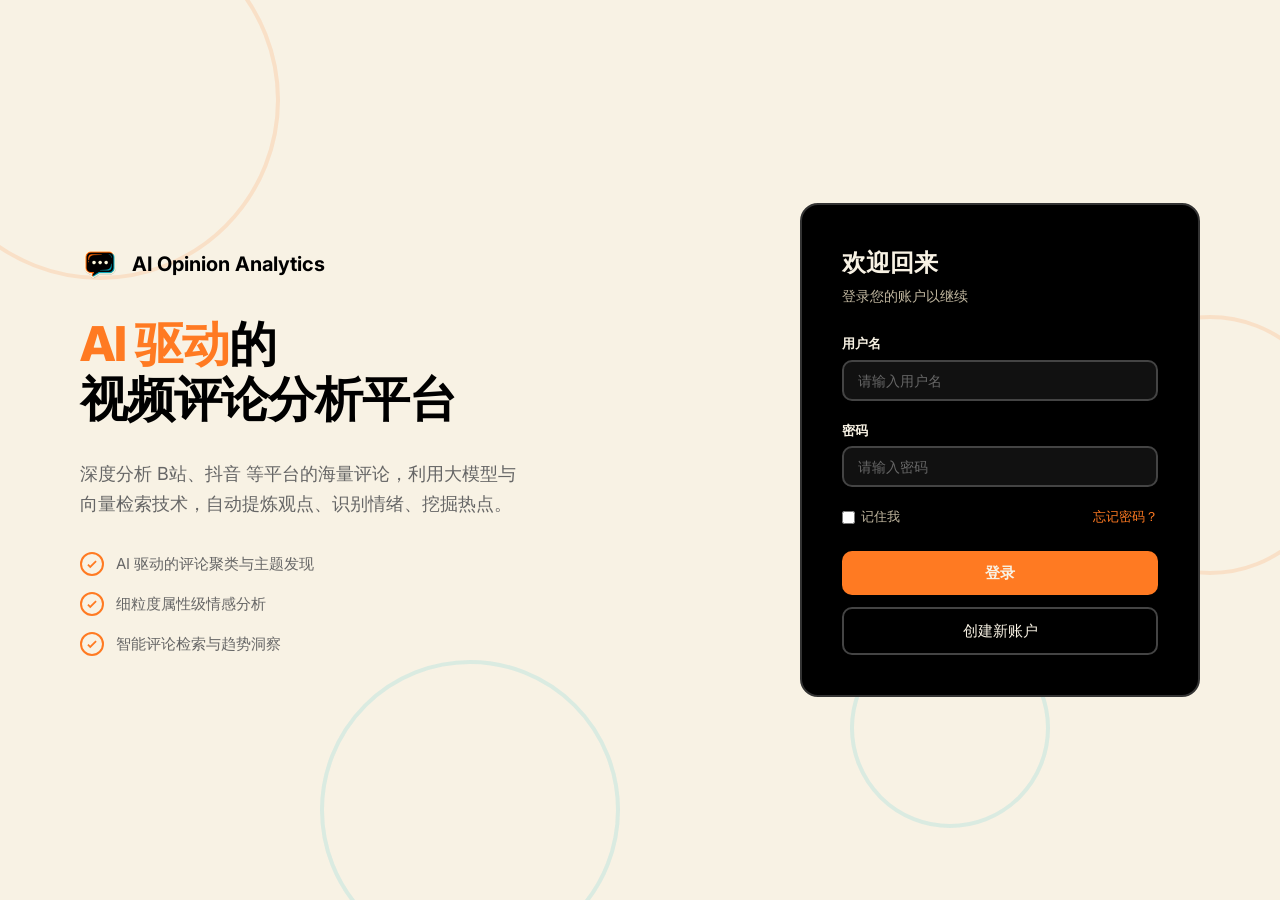
<file: frontend/create-analysis.html>
<!DOCTYPE html>
<html lang="zh-CN">
<head>
<meta charset="UTF-8">
<meta name="viewport" content="width=device-width, initial-scale=1.0">
<title>创建分析 — AI Video Opinion Analytics</title>
<link rel="preconnect" href="https://fonts.googleapis.com">
<link rel="preconnect" href="https://fonts.gstatic.com" crossorigin>
<link href="https://fonts.googleapis.com/css2?family=Inter:wght@300;400;500;600;700;800&display=swap" rel="stylesheet">
<link rel="stylesheet" href="css/style.css">
</head>
<body>
<div class="page app-page active" id="page-app">

  <div id="sidebar-container"></div>

  <!-- Main Content -->
  <div class="main-content">
    <header class="top-header">
      <div class="header-left">
        <button class="mobile-menu-btn" onclick="toggleSidebar()">
          <svg width="20" height="20" viewBox="0 0 24 24" fill="none" stroke="currentColor" stroke-width="2"><line x1="3" y1="6" x2="21" y2="6"/><line x1="3" y1="12" x2="21" y2="12"/><line x1="3" y1="18" x2="21" y2="18"/></svg>
        </button>
        <h2>创建分析</h2>
        <div class="greeting">创建新的视频评论分析任务</div>
      </div>
    </header>

    <!-- WIZARD CONTENT -->
    <div class="page-content active" id="content-wizard">

      <div class="wizard-container">

        <!-- Step Indicator -->
        <div class="step-indicator" style="display:flex;align-items:flex-start;">
          <div class="step-dot" style="flex-direction:column;align-items:center;">
            <div class="step-circle current" id="stepCircle1">1</div>
            <div class="step-label active" id="stepLabel1">搜索视频</div>
          </div>
          <div class="step-line" id="stepLine1" style="margin-top:17px;"></div>
          <div class="step-dot" style="flex-direction:column;align-items:center;">
            <div class="step-circle" id="stepCircle2">2</div>
            <div class="step-label" id="stepLabel2">分析参数</div>
          </div>
          <div class="step-line" id="stepLine2" style="margin-top:17px;"></div>
          <div class="step-dot" style="flex-direction:column;align-items:center;">
            <div class="step-circle" id="stepCircle3">3</div>
            <div class="step-label" id="stepLabel3">开始分析</div>
          </div>
        </div>

        <!-- Step 1: Video Search -->
        <div class="wizard-step active" id="wizStep1">
          <div style="text-align:center;margin-bottom:28px;">
            <h3 style="font-size:20px;font-weight:700;color:var(--text-dark);margin-bottom:8px;">搜索视频</h3>
            <p style="font-size:14px;color:var(--text-secondary-dark);">输入B站或抖音视频URL链接查找视频</p>
          </div>
          <div class="param-group">
            <h4>视频链接</h4>
            <div class="search-input-row">
              <input type="text" id="searchInput" placeholder="请输入视频url">
              <button class="btn-primary" style="width:auto;padding:10px 24px;font-size:14px;" onclick="searchVideos()">搜索</button>
            </div>
            <p style="margin-top:8px;font-size:12px;color:var(--text-secondary);">目前仅支持 <strong>Bilibili</strong>（bilibili.com）和 <strong>抖音</strong>（douyin.com）平台</p>
          </div>
          <div class="param-group">
            <h4>搜索结果</h4>
            <table class="video-result-table" id="videoResults">
            <thead>
              <tr>
                <th style="width:90px;">封面</th>
                <th>标题</th>
                <th>UP主</th>
                <th>评论数</th>
                <th>操作</th>
              </tr>
            </thead>
            <tbody id="videoResultsBody">
              <tr><td colspan="5" style="text-align:center;padding:40px 20px;color:var(--text-secondary-dark);">请输入视频url后点击搜索</td></tr>
            </tbody>
          </table>
          </div>
          <div class="wizard-nav">
            <div></div>
            <button class="btn-primary" style="width:auto;padding:10px 28px;font-size:14px;" onclick="wizardNext(2)">下一步 →</button>
          </div>
        </div>

        <!-- Step 2: Analysis Parameters -->
        <div class="wizard-step" id="wizStep2">
          <div style="text-align:center;margin-bottom:28px;">
            <h3 style="font-size:20px;font-weight:700;color:var(--text-dark);margin-bottom:8px;">配置分析参数</h3>
            <p style="font-size:14px;color:var(--text-secondary-dark);">自定义分析范围以获得精准洞察</p>
          </div>

          <div class="param-group" id="paramRange">
            <h4>评论范围</h4>
            <div class="segment-control">
              <button class="segment-btn selected" onclick="switchFilterMode('count')">按评论数量</button>
              <button class="segment-btn" onclick="switchFilterMode('time')">按时间范围</button>
            </div>
            <div class="param-options" id="rangeOptions" style="margin-top:12px;">
              <!-- JS 动态填充 -->
            </div>
          </div>

          <div class="param-group">
            <h4>分析模式</h4>
            <div class="mode-cards">
              <div class="mode-card selected" id="modeTracking" onclick="selectMode('tracking')">
                <div class="mode-icon tracking">
                  <svg viewBox="0 0 24 24" fill="none" stroke="var(--orange)" stroke-width="2" width="24" height="24"><circle cx="12" cy="12" r="10"/><polyline points="12 6 12 12 16 14"/></svg>
                </div>
                <div style="display:flex;align-items:center;gap:10px;">
                  <h4>实时追踪</h4>
                  <span class="mode-badge tracking">推荐</span>
                </div>
                <p>持续监控视频评论，实时推送舆情变化。适合热点追踪、舆情预警和危机公关场景。</p>
                <div class="mode-features">
                  <div class="mode-feature">每5分钟自动刷新评论数据</div>
                  <div class="mode-feature">实时情感趋势追踪</div>
                  <div class="mode-feature">异常评论激增预警</div>
                  <div class="mode-feature">关键词触发即时通知</div>
                </div>
              </div>
              <div class="mode-card" id="modeNormal" onclick="selectMode('normal')">
                <div class="mode-icon normal">
                  <svg viewBox="0 0 24 24" fill="none" stroke="var(--cyan)" stroke-width="2" width="24" height="24"><path d="M14 2H6a2 2 0 00-2 2v16a2 2 0 002 2h12a2 2 0 002-2V8z"/><polyline points="14 2 14 8 20 8"/></svg>
                </div>
                <div style="display:flex;align-items:center;gap:10px;">
                  <h4>普通分析</h4>
                  <span class="mode-badge normal">一次性</span>
                </div>
                <p>一次性抓取并分析现有评论，生成完整分析报告。适合历史数据分析和总结性报告。</p>
                <div class="mode-features">
                  <div class="mode-feature">完整抓取现有评论快照</div>
                  <div class="mode-feature">深度情感分析与分类</div>
                  <div class="mode-feature">话题提取与关键词识别</div>
                  <div class="mode-feature">生成可下载分析报告</div>
                </div>
                <!-- 分析方式选择 -->
                <div style="display:flex;justify-content:flex-end;align-items:center;gap:10px;margin-top:14px;padding-top:12px;border-top:1px solid #333;">
                  <span style="font-size:12px;color:#BFB59E;">分析方式</span>
                  <select id="analysis-method-select" onchange="selectAnalysisMethod(this.value)" onclick="event.stopPropagation();" style="background:#111;color:var(--cream);border:1px solid #555;border-radius:8px;padding:6px 28px 6px 12px;font-size:13px;cursor:pointer;appearance:auto;-webkit-appearance:auto;">
                    <option value="llm">AI分析</option>
                    <option value="cluster">模型总结</option>
                  </select>
                </div>
              </div>
            </div>
          </div>

          <div class="wizard-nav">
            <button class="btn-outline" onclick="wizardPrev(1)">← 上一步</button>
            <button class="btn-primary" style="width:auto;padding:10px 28px;font-size:14px;" onclick="wizardNext(3)">下一步 →</button>
          </div>
        </div>

        <!-- Step 3: Confirmation -->
        <div class="wizard-step" id="wizStep3">
          <div style="text-align:center;margin-bottom:28px;">
            <h3 style="font-size:20px;font-weight:700;color:var(--text-dark);margin-bottom:8px;">确认并开始分析</h3>
            <p style="font-size:14px;color:var(--text-secondary-dark);">检查您的分析配置</p>
          </div>

          <div class="param-group">
            <h4>分析配置摘要</h4>
            <div class="wizard-summary">
              <div class="summary-row">
                <span class="label">视频</span>
                <span class="value" id="summaryVideo">—</span>
              </div>
              <div class="summary-row">
                <span class="label">评论范围</span>
                <span class="value" id="summaryRange">按评论数量：500</span>
              </div>
              <div class="summary-row">
                <span class="label">分析模式</span>
                <span class="value" id="summaryMode">实时追踪</span>
              </div>
            </div>
          </div>

          <div class="param-group" id="trackingWarning" style="display:flex;align-items:center;gap:10px;padding:14px 20px;border-radius:var(--radius-sm);border:1px solid var(--orange);background:var(--orange-light);color:var(--text-dark);font-size:13px;font-weight:500;">
            <svg viewBox="0 0 24 24" fill="none" stroke="var(--orange)" stroke-width="2" width="18" height="18" style="flex-shrink:0;"><circle cx="12" cy="12" r="10"/><line x1="12" y1="8" x2="12" y2="12"/><line x1="12" y1="16" x2="12.01" y2="16"/></svg>
            实时追踪模式将消耗系统积分。当前可用积分：<strong id="credits-available">—</strong>，预计本次分析消耗 <strong id="credits-estimated">—</strong> 积分。
          </div>

          <div class="param-group" style="text-align:center;">
            <button class="btn-lg" onclick="startAnalysis()">开始分析</button>
          </div>

          <div class="wizard-nav">
            <button class="btn-outline" onclick="wizardPrev(2)">← 上一步</button>
            <div></div>
          </div>
        </div>

      </div>

    </div>
  </div>
</div>

<script src="js/api.js?v=2"></script>
<script src="js/common.js?v=2"></script>
<script>
let wizardStep = 1;
let selectedVideo = null;       // { title, comment_count }
let selectedMode = 'tracking';
let selectedAnalysisMethod = 'llm';

/** 选择分析方式：AI分析 / 模型总结 */
function selectAnalysisMethod(method) {
  selectedAnalysisMethod = method;
  document.getElementById('analysis-method-select').value = method;
}
let currentFilterMode = 'count';  // 'count' | 'time'
let selectedCount = '最近500条';     // 评论数量选中值
let selectedTime = '最近7天';      // 时间范围选中值

// ──────────────────────────────────────────────
// Mode / Param 选择
// ──────────────────────────────────────────────

/** 选择分析模式：追踪 / 普通 */
function selectMode(mode) {
  selectedMode = mode;
  document.getElementById('modeTracking').classList.remove('selected');
  document.getElementById('modeNormal').classList.remove('selected');
  document.getElementById(mode === 'tracking' ? 'modeTracking' : 'modeNormal').classList.add('selected');
  // 切换到普通分析时默认选中 AI 分析
  if (mode === 'normal') selectAnalysisMethod('llm');
}

/** 选中参数选项（评论数量/时间范围） */
function selectParam(btn, groupId) {
  document.querySelectorAll('#' + groupId + ' .param-option').forEach(b => b.classList.remove('selected'));
  btn.classList.add('selected');
}

/** 切换评论范围模式：按评论数量 / 按时间范围 */
function switchFilterMode(mode) {
  currentFilterMode = mode;
  // 更新分段按钮样式
  document.querySelectorAll('.segment-btn').forEach(function(b) {
    b.classList.remove('selected');
  });
  document.querySelectorAll('.segment-btn')[mode === 'count' ? 0 : 1].classList.add('selected');
  // 重新渲染选项
  renderRangeOptions();
}

/** 根据当前分段模式渲染对应的参数选项 */
function renderRangeOptions() {
  var container = document.getElementById('rangeOptions');
  if (!container) return;
  var options, current;
  if (currentFilterMode === 'count') {
    options = ['最近100条', '最近200条', '最近500条', '全部'];
    current = selectedCount;
  } else {
    options = ['最近7天', '最近30天', '全部'];
    current = selectedTime;
  }
  var html = '';
  for (var i = 0; i < options.length; i++) {
    var sel = (options[i] === current) ? ' selected' : '';
    html += '<button class="param-option' + sel + '" onclick="selectRangeOption(this,\'' + options[i] + '\')">' + options[i] + '</button>';
  }
  container.innerHTML = html;
}

/** 选中范围选项并更新全局状态 */
function selectRangeOption(btn, value) {
  selectParam(btn, 'rangeOptions');
  if (currentFilterMode === 'count') {
    selectedCount = value;
  } else {
    selectedTime = value;
  }
}

// ──────────────────────────────────────────────
// Step 2: 视频搜索
// ──────────────────────────────────────────────

/** 执行视频搜索并渲染结果表格 */
async function searchVideos() {
  const query = document.getElementById('searchInput').value.trim();
  if (!query) {
    alert('请输入视频url');
    return;
  }

  const tbody = document.getElementById('videoResultsBody');
  tbody.innerHTML = '<tr><td colspan="5" style="text-align:center;padding:40px 20px;color:var(--text-secondary-dark);">搜索中...</td></tr>';

  try {
    var videos = await api.searchVideos('', 'url', query);
    if (!videos || videos.length === 0) {
      tbody.innerHTML = '<tr><td colspan="5" style="text-align:center;padding:40px 20px;color:var(--text-secondary-dark);">未找到视频</td></tr>';
      return;
    }

    let html = '';
    videos.forEach(function(v) {
      html += '<tr>' +
        '<td><img class="video-cover" src="' + escapeAttr(v.cover_url || '') + '" alt="" onerror="this.style.display=\'none\'"></td>' +
        '<td class="td-title">' + escapeHtml(v.title || '—') + '</td>' +
        '<td>' + escapeHtml(v.uploader || '—') + '</td>' +
        '<td>' + (v.comment_count != null ? v.comment_count.toLocaleString() : '—') + '</td>' +
        '<td><button class="btn-sm" onclick="selectVideo(this,\'' + escapeAttr(v.title) + '\',' + (v.comment_count || 0) + ')">选择</button></td>' +
        '</tr>';
    });
    tbody.innerHTML = html;
  } catch (e) {
    tbody.innerHTML = '<tr><td colspan="5" style="text-align:center;padding:40px 20px;color:#e53e3e;">搜索失败：' + escapeHtml(e.message) + '</td></tr>';
  }
}

/** 选中视频（高亮按钮，记录选中视频信息） */
function selectVideo(btn, title, commentCount) {
  document.querySelectorAll('#videoResults .btn-sm.selected-btn').forEach(function(b) {
    b.classList.remove('selected-btn');
    b.textContent = '选择';
  });
  btn.classList.add('selected-btn');
  btn.textContent = '已选择 ✓';
  selectedVideo = {
    title: title,
    comment_count: commentCount
  };
}

// ──────────────────────────────────────────────
// Wizard 导航
// ──────────────────────────────────────────────

/** 向导下一步 → 更新步骤面板和指示器；到第3步时加载积分 */
async function wizardNext(step) {
  // 从第1步进入第2步前，校验已选择视频
  if (step === 2 && !selectedVideo) {
    alert('请先搜索并在搜索结果中选择一个视频，才能进入下一步');
    return;
  }

  wizardStep = step;
  showWizardStep(step);
  updateStepIndicator(step);

  if (step === 3) {
    updateWizardSummary();
    await loadCredits();
  }
}

/** 向导上一步 */
function wizardPrev(step) {
  wizardStep = step;
  showWizardStep(step);
  updateStepIndicator(step);
}

/** 显示/隐藏向导步骤面板 */
function showWizardStep(step) {
  document.querySelectorAll('.wizard-step').forEach(function(el) { el.classList.remove('active'); });
  var target = document.getElementById('wizStep' + step);
  if (target) target.classList.add('active');
}

/** 更新顶部步骤指示器状态（当前/已完成/待处理） */
function updateStepIndicator(step) {
  for (var i = 1; i <= 3; i++) {
    var circle = document.getElementById('stepCircle' + i);
    var label = document.getElementById('stepLabel' + i);
    var line = document.getElementById('stepLine' + i);
    circle.classList.remove('current', 'done');
    label.classList.remove('active', 'done');
    if (i < 3 && line) line.classList.remove('done');
    if (i < step) {
      circle.classList.add('done');
      circle.textContent = '✓';
      label.classList.add('done');
      if (i < 3 && line) line.classList.add('done');
    } else if (i === step) {
      circle.classList.add('current');
      circle.textContent = i;
      label.classList.add('active');
    } else {
      circle.textContent = i;
    }
  }
}

// ──────────────────────────────────────────────
// 确认页摘要
// ──────────────────────────────────────────────

/** 获取参数组中已选中的选项文本 */
function getSelectedParam(groupId) {
  var el = document.querySelector('#' + groupId + ' .param-option.selected');
  return el ? el.textContent : '—';
}

/** 用当前选择填充确认页摘要 */
function updateWizardSummary() {
  setText('summaryVideo', selectedVideo ? selectedVideo.title : '—');
  var rangeText = currentFilterMode === 'count'
    ? '按评论数量：' + selectedCount
    : '按时间范围：' + selectedTime;
  setText('summaryRange', rangeText);
  setText('summaryMode', (selectedMode === 'tracking' ? '实时追踪' : '普通分析') + ' · ' + (selectedAnalysisMethod === 'cluster' ? '模型总结' : 'AI分析'));

  var warning = document.getElementById('trackingWarning');
  if (warning) warning.style.display = selectedMode === 'tracking' ? 'flex' : 'none';
}

// ──────────────────────────────────────────────
// 积分查询
// ──────────────────────────────────────────────

/** 查询并显示当前可用积分和预估消耗 */
async function loadCredits() {
  var countText = currentFilterMode === 'count' ? selectedCount : '全部';
  var commentCount = countText === '全部' ? 0 : (parseInt(countText.match(/\d+/)?.[0]) || 500);

  setText('credits-available', '加载中...');
  setText('credits-estimated', '加载中...');

  try {
    var credits = await api.getUserCredits(selectedMode, commentCount);
    setText('credits-available', (credits.available || 0).toLocaleString());
    setText('credits-estimated', (credits.estimated_cost || 0).toLocaleString());
  } catch (e) {
    setText('credits-available', '获取失败');
    setText('credits-estimated', '获取失败');
  }
}

// ──────────────────────────────────────────────
// 创建分析任务
// ──────────────────────────────────────────────

/** 提交分析任务 → 保存元数据到 sessionStorage → 跳转 Pipeline 页 */
async function startAnalysis() {
  var countText = currentFilterMode === 'count' ? selectedCount : '全部';
  var commentCount = countText === '全部' ? 0 : (parseInt(countText.match(/\d+/)?.[0]) || 500);
  var timeRange = currentFilterMode === 'time' ? selectedTime : '全部';

  var params = {
    mode: selectedMode,
    analysis_method: selectedAnalysisMethod || 'llm',
    video_title: selectedVideo ? selectedVideo.title : '',
    video_url: document.getElementById('searchInput').value.trim(),
    comment_count: commentCount,
    time_range: timeRange,
    language: 'all'
  };

  try {
    var result = await api.createAnalysis(params);
    sessionStorage.setItem('analysisTaskId', result.task_id);
    sessionStorage.setItem('analysisMode', selectedMode);
    sessionStorage.setItem('analysisVideo', selectedVideo ? selectedVideo.title : '');
    // 追踪模式也跳到 pipeline.html，pipeline 页会在分析完成后自动启动追踪
    var target = 'pipeline.html';
    window.location.href = target + '?task_id=' + encodeURIComponent(result.task_id) + '&mode=' + encodeURIComponent(selectedMode);
  } catch (e) {
    alert('创建分析任务失败：' + e.message);
  }
}

// ──────────────────────────────────────────────
// 工具函数
// ──────────────────────────────────────────────

/** HTML 转义（防 XSS） */
function escapeHtml(str) {
  return String(str).replace(/&/g, '&amp;').replace(/</g, '&lt;').replace(/>/g, '&gt;').replace(/"/g, '&quot;');
}

/** HTML 属性值转义（用于 onclick 等属性中的字符串） */
function escapeAttr(str) {
  return String(str).replace(/&/g, '&amp;').replace(/"/g, '&quot;').replace(/'/g, '&#39;').replace(/</g, '&lt;').replace(/>/g, '&gt;');
}

// ──────────────────────────────────────────────
// 页面初始化
// ──────────────────────────────────────────────

(function() {
  selectMode('tracking');
  renderRangeOptions();
  loadSidebar('create-analysis');
  initPage({ loadUser: true }).then(async function() {
    // 读取用户设置的默认评论数量，预选匹配项
    try {
      var settings = await api.getSettings();
      var defCount = settings.analysis_preferences.default_comment_count;
      var mapping = {100: '最近100条', 200: '最近200条', 500: '最近500条', 0: '全部'};
      if (defCount !== undefined && mapping[defCount]) {
        selectedCount = mapping[defCount];
        renderRangeOptions();
      }
    } catch (e) { console.log('加载默认评论数量失败:', e); }

    // 从视频管理跳转：自动填充URL并搜索
    var urlParams = new URLSearchParams(window.location.search);
    var videoUrl = urlParams.get('url');
    if (videoUrl) {
      document.getElementById('searchInput').value = videoUrl;
      searchVideos().then(function() {
        var checkResults = setInterval(function() {
          var firstBtn = document.querySelector('#videoResults .btn-sm');
          if (firstBtn && firstBtn.textContent !== '搜索中...') {
            clearInterval(checkResults);
            if (firstBtn.textContent.indexOf('选择') !== -1) {
              firstBtn.click();
              wizardNext(2);
            }
          }
        }, 200);
        setTimeout(function() { clearInterval(checkResults); }, 5000);
      });
    }
  });
})();
</script>
</body>
</html>
</file>
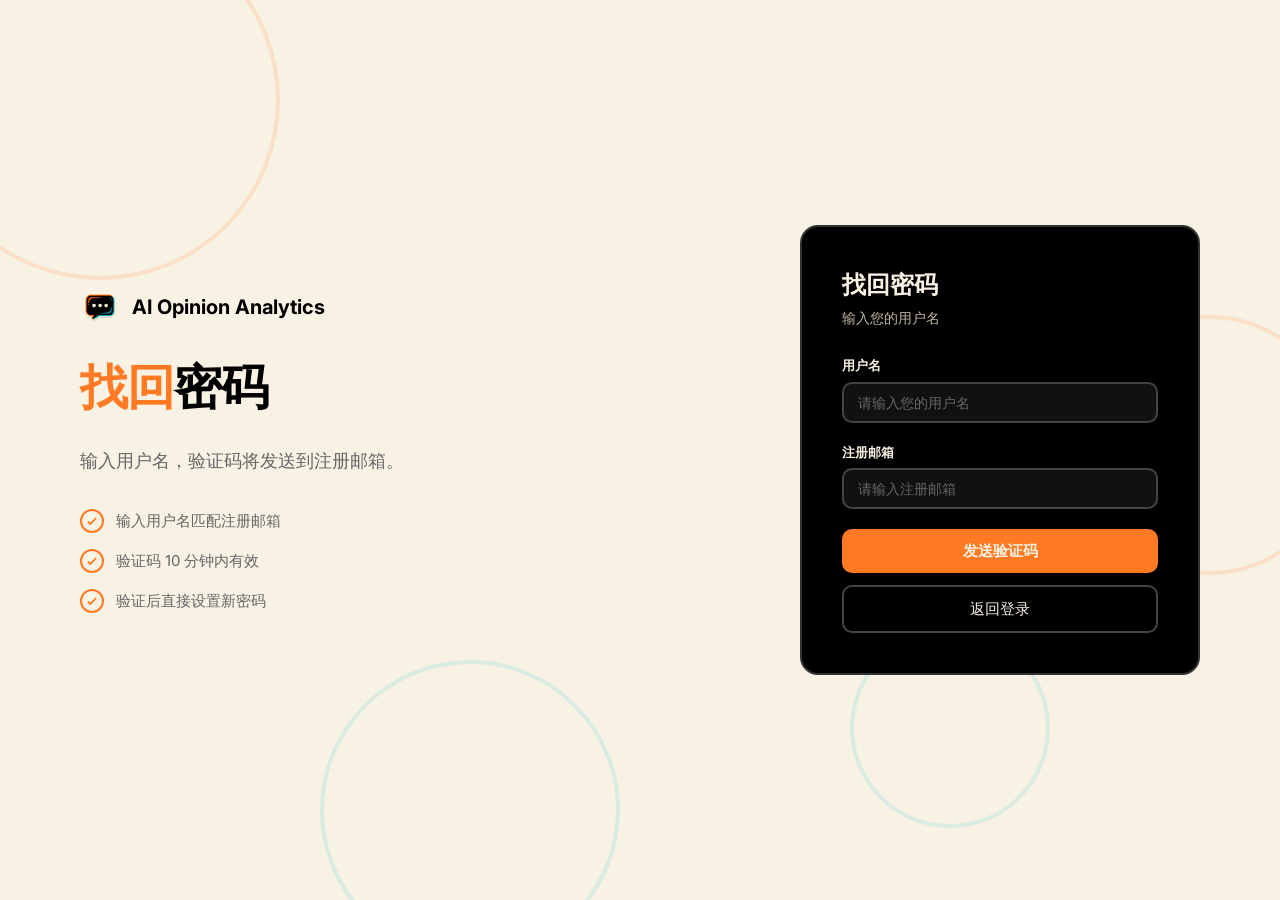
<file: frontend/forgot-password.html>
<!DOCTYPE html>
<html lang="zh-CN">
<head>
<meta charset="UTF-8">
<meta name="viewport" content="width=device-width, initial-scale=1.0">
<title>找回密码 — AI Video Opinion Analytics</title>
<link rel="preconnect" href="https://fonts.googleapis.com">
<link rel="preconnect" href="https://fonts.gstatic.com" crossorigin>
<link href="https://fonts.googleapis.com/css2?family=Inter:wght@300;400;500;600;700;800&display=swap" rel="stylesheet">
<link rel="stylesheet" href="css/style.css">
</head>
<body>

<div class="page active login-page" id="page-login">
  <div class="solid-circle solid-circle-1"></div>
  <div class="solid-circle solid-circle-2"></div>
  <div class="solid-circle solid-circle-3"></div>
  <div class="solid-circle solid-circle-4"></div>

  <div class="login-container">
    <div class="login-hero">
      <div class="login-logo">
        <img src="logo.png" alt="Opinion AI Logo" width="40" height="40">
        AI Opinion Analytics
      </div>
      <h1><span>找回</span>密码</h1>
      <p class="subtitle" id="hero-subtitle">输入用户名，验证码将发送到注册邮箱。</p>
      <div class="login-features">
        <div class="login-feature">
          <div class="check"><svg viewBox="0 0 24 24" fill="none" stroke="currentColor" stroke-width="3"><path d="M5 13l4 4L19 7"/></svg></div>
          输入用户名匹配注册邮箱
        </div>
        <div class="login-feature">
          <div class="check"><svg viewBox="0 0 24 24" fill="none" stroke="currentColor" stroke-width="3"><path d="M5 13l4 4L19 7"/></svg></div>
          验证码 10 分钟内有效
        </div>
        <div class="login-feature">
          <div class="check"><svg viewBox="0 0 24 24" fill="none" stroke="currentColor" stroke-width="3"><path d="M5 13l4 4L19 7"/></svg></div>
          验证后直接设置新密码
        </div>
      </div>
    </div>

    <div class="login-card-wrapper">
      <!-- Step 1: Enter Username -->
      <div class="login-card" id="step-send">
        <h2>找回密码</h2>
        <p class="card-subtitle">输入您的用户名</p>
        <div id="step1-error" style="display:none;color:#ff4d4f;font-size:13px;margin-bottom:12px;padding:8px 12px;background:rgba(255,77,79,0.1);border-radius:6px;"></div>
        <div class="form-group">
          <label>用户名</label>
          <input type="text" id="reset-username" placeholder="请输入您的用户名">
        </div>
        <div class="form-group">
          <label>注册邮箱</label>
          <input type="email" id="reset-email" placeholder="请输入注册邮箱">
        </div>
        <button class="btn-primary" id="send-btn" onclick="doSendCode()">发送验证码</button>
        <button class="btn-secondary" onclick="window.location.href='login.html'">返回登录</button>
      </div>

      <!-- Step 2: Verify Code + Reset Password -->
      <div class="login-card" id="step-reset" style="display:none;">
        <h2>重置密码</h2>
        <p class="card-subtitle">输入验证码和新密码</p>
        <div id="step2-error" style="display:none;color:#ff4d4f;font-size:13px;margin-bottom:12px;padding:8px 12px;background:rgba(255,77,79,0.1);border-radius:6px;"></div>
        <div id="step2-success" style="display:none;color:#52c41a;font-size:13px;margin-bottom:12px;padding:12px;background:rgba(82,196,26,0.1);border-radius:6px;"></div>
        <div class="form-group">
          <label>用户名</label>
          <input type="text" id="verified-username" readonly style="background:#222;color:#BFB59E;cursor:not-allowed;">
        </div>
        <div class="form-group">
          <label>注册邮箱</label>
          <input type="text" id="verified-email" readonly style="background:#222;color:#BFB59E;cursor:not-allowed;">
        </div>
        <div class="form-group">
          <label>验证码</label>
          <input type="text" id="reset-code" placeholder="请输入 6 位验证码" maxlength="6" style="letter-spacing:4px;font-size:18px;text-align:center;">
        </div>
        <div class="form-group">
          <label>新密码</label>
          <input type="password" id="new-password" placeholder="请输入新密码（至少6位）">
        </div>
        <div class="form-group">
          <label>确认新密码</label>
          <input type="password" id="new-confirm" placeholder="请再次输入新密码">
        </div>
        <button class="btn-primary" id="reset-btn" onclick="doResetPassword()">重置密码</button>
        <button class="btn-secondary" onclick="backToSend()">← 返回上一步</button>
      </div>
    </div>
  </div>
</div>

<script src="js/api.js?v=4"></script>
<script>
let currentUsername = '';

async function doSendCode() {
  const username = document.getElementById('reset-username').value.trim();
  const email = document.getElementById('reset-email').value.trim();
  const btn = document.getElementById('send-btn');
  const errEl = document.getElementById('step1-error');
  errEl.style.display = 'none';

  if (!username) {
    errEl.textContent = '请输入用户名';
    errEl.style.display = 'block';
    return;
  }

  btn.disabled = true;
  btn.textContent = '发送中...';

  try {
    const data = await api.sendResetCode(username, email);
    currentUsername = username;
    document.getElementById('verified-username').value = username;
    document.getElementById('verified-email').value = data.masked_email || '已验证';
    document.getElementById('step-send').style.display = 'none';
    document.getElementById('step-reset').style.display = 'block';
    document.getElementById('hero-subtitle').textContent = '验证码已发送到注册邮箱，请查收。';
  } catch (e) {
    errEl.textContent = e.message || '发送失败，请稍后重试';
    errEl.style.display = 'block';
  } finally {
    btn.disabled = false;
    btn.textContent = '发送验证码';
  }
}

function backToSend() {
  document.getElementById('step-send').style.display = 'block';
  document.getElementById('step-reset').style.display = 'none';
  document.getElementById('hero-subtitle').textContent = '输入用户名，验证码将发送到注册邮箱。';
  document.getElementById('step2-error').style.display = 'none';
  document.getElementById('step2-success').style.display = 'none';
}

async function doResetPassword() {
  const code = document.getElementById('reset-code').value.trim();
  const password = document.getElementById('new-password').value;
  const confirmPassword = document.getElementById('new-confirm').value;
  const btn = document.getElementById('reset-btn');
  const errEl = document.getElementById('step2-error');
  const successEl = document.getElementById('step2-success');
  errEl.style.display = 'none';
  successEl.style.display = 'none';

  if (!code || code.length !== 6) {
    errEl.textContent = '请输入6位验证码';
    errEl.style.display = 'block';
    return;
  }
  if (!password || password.length < 6) {
    errEl.textContent = '密码至少需要6位';
    errEl.style.display = 'block';
    return;
  }
  if (password !== confirmPassword) {
    errEl.textContent = '两次输入的密码不一致';
    errEl.style.display = 'block';
    return;
  }

  btn.disabled = true;
  btn.textContent = '重置中...';

  try {
    await api.resetPassword(currentUsername, code, password, confirmPassword);
    successEl.innerHTML = '<strong>密码重置成功！</strong><br>请使用新密码登录。';
    successEl.style.display = 'block';
    document.getElementById('reset-code').value = '';
    document.getElementById('new-password').value = '';
    document.getElementById('new-confirm').value = '';
    setTimeout(function() { window.location.href = 'login.html'; }, 3000);
  } catch (e) {
    errEl.textContent = e.message || '重置失败，请重试';
    errEl.style.display = 'block';
  } finally {
    btn.disabled = false;
    btn.textContent = '重置密码';
  }
}
</script>
</body>
</html>
</file>
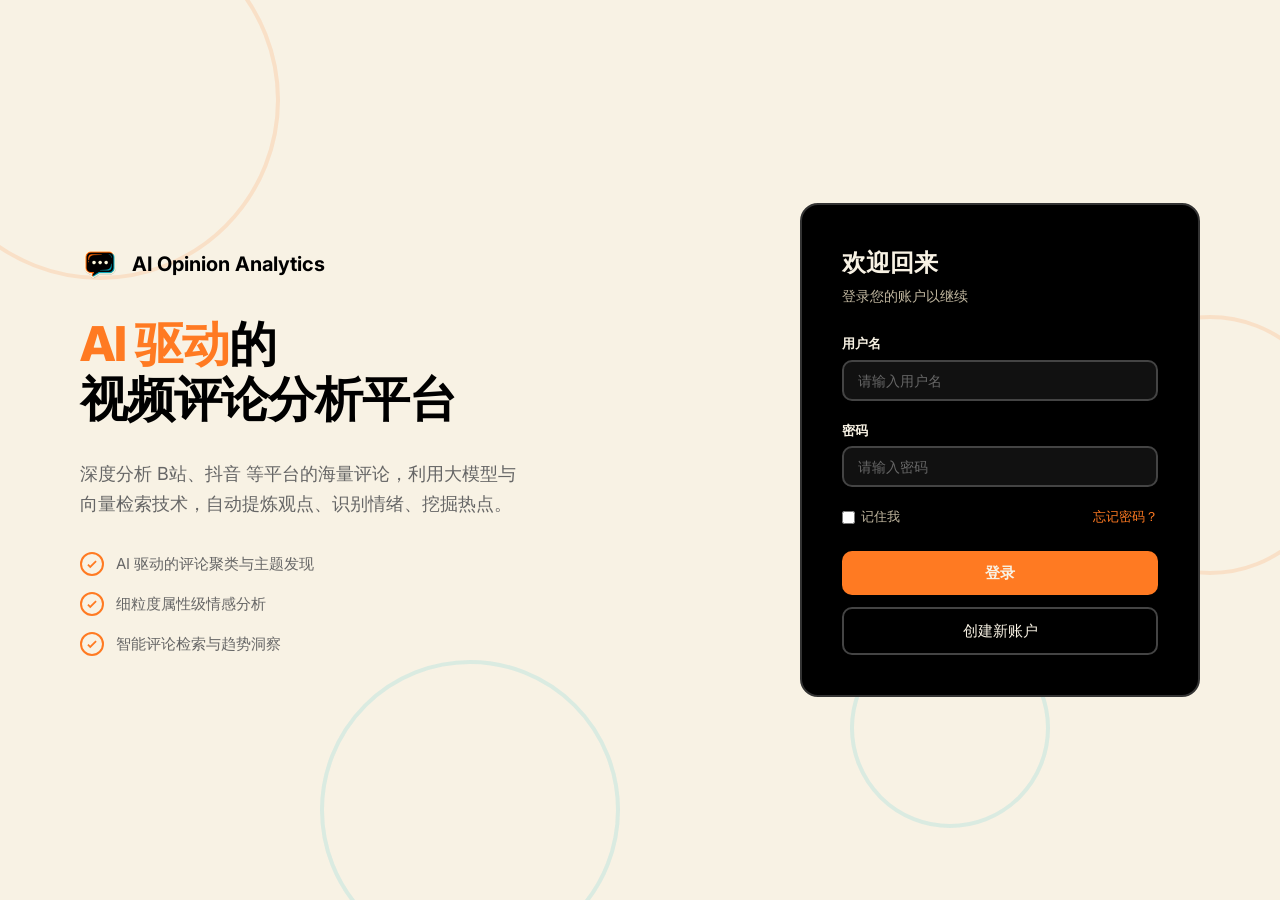
<file: frontend/history.html>
<!DOCTYPE html>
<html lang="zh-CN">
<head>
<meta charset="UTF-8">
<meta name="viewport" content="width=device-width, initial-scale=1.0">
<title>历史记录 — AI Video Opinion Analytics</title>
<link rel="preconnect" href="https://fonts.googleapis.com">
<link rel="preconnect" href="https://fonts.gstatic.com" crossorigin>
<link href="https://fonts.googleapis.com/css2?family=Inter:wght@300;400;500;600;700;800&display=swap" rel="stylesheet">
<link rel="stylesheet" href="css/style.css">
<style>
/* ── 确认弹窗 ── */
.modal-overlay {
  display: none;
  position: fixed; top: 0; left: 0; right: 0; bottom: 0;
  background: rgba(0,0,0,0.6);
  z-index: 1000;
  align-items: center; justify-content: center;
}
.modal-overlay.show { display: flex; }
.modal-box {
  background: #1a1a1a;
  border: 1px solid #333;
  border-radius: 16px;
  padding: 32px;
  max-width: 420px;
  width: 90%;
  text-align: center;
}
.modal-box h3 { margin: 0 0 12px; font-size: 18px; color: var(--cream); }
.modal-box p { margin: 0 0 24px; font-size: 14px; color: #BFB59E; line-height: 1.6; }
.modal-actions { display: flex; gap: 12px; justify-content: center; }
.modal-actions .btn { min-width: 100px; padding: 10px 24px; font-size: 14px; border-radius: 8px; cursor: pointer; border: none; font-weight: 600; }
.modal-actions .btn-cancel { background: #333; color: var(--cream); }
.modal-actions .btn-cancel:hover { background: #444; }
.modal-actions .btn-danger { background: #d32f2f; color: #fff; }
.modal-actions .btn-danger:hover { background: #b71c1c; }

/* ── 复选框列 ── */
th.checkbox-col, td.checkbox-col { width: 40px; text-align: center; }
th.checkbox-col input[type="checkbox"], td.checkbox-col input[type="checkbox"] {
  width: 16px; height: 16px; cursor: pointer; accent-color: var(--orange);
}

/* ── 批量操作栏 ── */
.batch-bar {
  display: none;
  align-items: center;
  gap: 12px;
  padding: 12px 16px;
  background: #1a1a1a;
  border: 1px solid #333;
  border-radius: 10px;
  margin-bottom: 16px;
}
.batch-bar.show { display: flex; }
.batch-bar .count { font-size: 14px; color: var(--cream); }
.batch-bar .btn-danger {
  background: #d32f2f; color: #fff; border: none; border-radius: 8px;
  padding: 8px 18px; font-size: 13px; font-weight: 600; cursor: pointer;
}
.batch-bar .btn-danger:hover { background: #b71c1c; }

/* ── 删除按钮（操作列） ── */
.btn-delete {
  background: none; border: 1px solid #555; color: #BFB59E;
  padding: 4px 12px; border-radius: 6px; font-size: 12px; cursor: pointer;
  transition: all 0.15s;
}
.btn-delete:hover { border-color: #d32f2f; color: #d32f2f; background: rgba(211,47,47,0.1); }
.btn-sm { margin-right: 6px; }
</style>
</head>
<body>

<div class="page app-page active" id="page-app">

  <div id="sidebar-container"></div>

  <!-- Main Content -->
  <div class="main-content">
    <!-- Header -->
    <header class="top-header">
      <div class="header-left">
        <button class="mobile-menu-btn" onclick="toggleSidebar()">
          <svg width="20" height="20" viewBox="0 0 24 24" fill="none" stroke="currentColor" stroke-width="2"><line x1="3" y1="6" x2="21" y2="6"/><line x1="3" y1="12" x2="21" y2="12"/><line x1="3" y1="18" x2="21" y2="18"/></svg>
        </button>
        <h2 id="header-title">历史记录</h2>
        <div class="greeting" id="header-greeting">查看历史分析记录</div>
      </div>
    </header>

    <!-- Page Content -->
    <div class="page-content active" id="content-history">
      <div class="filter-bar">
        <select id="filter-platform">
          <option value="">全部平台</option>
          <option value="bilibili">Bilibili</option>
          <option value="douyin">抖音</option>
        </select>
        <select id="filter-time-range">
          <option value="">全部时间</option>
          <option value="7d">近7天</option>
          <option value="30d">近30天</option>
          <option value="3m">近3个月</option>
        </select>
        <input type="text" id="filter-keyword" placeholder="搜索视频标题...">
        <button class="btn" style="background:var(--orange);color:var(--cream);font-size:13px;padding:8px 16px;" onclick="loadHistory(1)">筛选</button>
      </div>

      <!-- 批量操作栏 -->
      <div class="batch-bar" id="batch-bar">
        <span class="count">已选择 <strong id="selected-count">0</strong> 项</span>
        <button class="btn-danger" onclick="confirmBatchDelete()">删除选中</button>
      </div>

      <table class="data-table">
        <thead>
          <tr>
            <th class="checkbox-col"><input type="checkbox" id="select-all" onchange="toggleSelectAll(this.checked)"></th>
            <th>视频 <span class="sort-arrow">&#x2195;</span></th>
            <th>平台 · 模式</th>
            <th>Topic数 <span class="sort-arrow">&#x2195;</span></th>
            <th>评论数 <span class="sort-arrow">&#x2195;</span></th>
            <th>创建时间</th>
            <th>操作</th>
          </tr>
        </thead>
        <tbody id="history-tbody"></tbody>
      </table>
      <div class="pagination" id="history-pagination"></div>
    </div>
  </div>
</div>

<!-- 确认弹窗 -->
<div class="modal-overlay" id="confirm-modal">
  <div class="modal-box">
    <h3 id="modal-title">确认删除</h3>
    <p id="modal-message">确定要删除选中的历史记录吗？此操作不可撤销。</p>
    <div class="modal-actions">
      <button class="btn btn-cancel" onclick="closeModal()">取消</button>
      <button class="btn btn-danger" id="modal-confirm-btn" onclick="executeDelete()">删除</button>
    </div>
  </div>
</div>

<script src="js/api.js?v=2"></script>
<script src="js/common.js?v=2"></script>
<script>
let currentPage = 1;
let totalPages = 1;
let deleteMode = null;   // 'single' | 'batch'
let deleteTarget = null; // taskId (single) | null (batch)

/** 加载历史记录列表（支持筛选、排序、分页） */
async function loadHistory(page) {
    const tbody = document.getElementById('history-tbody');
    const pagination = document.getElementById('history-pagination');

    try {
        showLoading('history-tbody');

        const platform = document.getElementById('filter-platform').value;
        const timeRange = document.getElementById('filter-time-range').value;
        const keyword = document.getElementById('filter-keyword').value.trim();

        const params = {
            page: page || 1,
            page_size: 20
        };
        if (platform) params.platform = platform;
        if (timeRange) params.time_range = timeRange;
        if (keyword) params.keyword = keyword;

        const data = await api.getHistory(params);
        currentPage = data.page || 1;
        totalPages = data.total_pages || 1;

        if (!data.items || data.items.length === 0) {
            tbody.innerHTML = '<tr><td colspan="7" style="text-align:center;padding:40px;color:var(--text-secondary);">暂无历史记录</td></tr>';
            pagination.innerHTML = '';
            updateBatchBar();
            return;
        }

        let html = '';
        for (const item of data.items) {
            const platformBadge = item.platform === 'bilibili'
                ? '<span style="background:var(--orange);color:var(--cream);padding:2px 8px;border-radius:10px;font-size:11px;">B站</span>'
                : item.platform === 'douyin'
                    ? '<span style="background:var(--cyan);color:var(--black);padding:2px 8px;border-radius:10px;font-size:11px;">抖音</span>'
                    : '<span style="background:var(--text-secondary-dark);color:var(--cream);padding:2px 8px;border-radius:10px;font-size:11px;">' + escapeHtml(item.platform || '—') + '</span>';

            const modeTag = item.analysis_mode === 'tracking'
                ? '<span class="mode-tag tracking">实时追踪</span>'
                : '<span class="mode-tag normal">普通分析</span>';

            const statusText = item.status_label || (item.status === 'tracking' ? '运行中' : '');

            html += `
            <tr>
                <td class="checkbox-col"><input type="checkbox" class="row-checkbox" value="${encodeURIComponent(item.task_id)}" onchange="onRowCheckChange()"></td>
                <td style="font-weight:500;">${escapeHtml(item.video_title)}</td>
                <td>${platformBadge} ${modeTag}</td>
                <td>${item.topic_count || 0}</td>
                <td>${(item.comment_count || 0).toLocaleString()}</td>
                <td style="font-size:12px;color:#BFB59E;">${escapeHtml(item.created_at || '—')}${statusText ? ' · ' + escapeHtml(statusText) : ''}</td>
                <td>
                    <a href="results.html?task_id=${encodeURIComponent(item.task_id)}" class="btn-sm">查看结果</a>
                    <button class="btn-delete" onclick="confirmSingleDelete('${encodeURIComponent(item.task_id)}')">删除</button>
                </td>
            </tr>`;
        }
        tbody.innerHTML = html;

        // 重置"全选"状态
        document.getElementById('select-all').checked = false;
        updateBatchBar();

        // 渲染分页导航
        renderPagination(pagination);

    } catch (e) {
        console.error('loadHistory error:', e);
        showError('history-tbody', '加载历史记录失败，请重试');
        pagination.innerHTML = '';
    }
}

/** 渲染分页控件（← 页码 ... →） */
function renderPagination(container) {
    let pagHtml = '';
    pagHtml += '<button class="page-btn"' + (currentPage <= 1 ? ' disabled' : '') + ' onclick="loadHistory(' + (currentPage - 1) + ')">&#8592;</button>';

    const maxVisible = 5;
    let startPage = Math.max(1, currentPage - Math.floor(maxVisible / 2));
    let endPage = Math.min(totalPages, startPage + maxVisible - 1);
    if (endPage - startPage < maxVisible - 1) {
        startPage = Math.max(1, endPage - maxVisible + 1);
    }

    if (startPage > 1) {
        pagHtml += '<button class="page-btn" onclick="loadHistory(1)">1</button>';
        if (startPage > 2) pagHtml += '<button class="page-btn" disabled>...</button>';
    }

    for (let i = startPage; i <= endPage; i++) {
        pagHtml += '<button class="page-btn' + (i === currentPage ? ' active' : '') + '" onclick="loadHistory(' + i + ')">' + i + '</button>';
    }

    if (endPage < totalPages) {
        if (endPage < totalPages - 1) pagHtml += '<button class="page-btn" disabled>...</button>';
        pagHtml += '<button class="page-btn" onclick="loadHistory(' + totalPages + ')">' + totalPages + '</button>';
    }

    pagHtml += '<button class="page-btn"' + (currentPage >= totalPages ? ' disabled' : '') + ' onclick="loadHistory(' + (currentPage + 1) + ')">&#8594;</button>';

    container.innerHTML = pagHtml;
}

/** 防 XSS 的 HTML 转义 */
function escapeHtml(str) {
    if (!str) return '';
    const div = document.createElement('div');
    div.textContent = str;
    return div.innerHTML;
}

// ====================================
// 复选框 & 批量删除逻辑
// ====================================

/** 获取所有选中行的 task_id 数组 */
function getSelectedTaskIds() {
    const ids = [];
    document.querySelectorAll('.row-checkbox:checked').forEach(cb => {
        ids.push(decodeURIComponent(cb.value));
    });
    return ids;
}

/** 全选/取消全选 */
function toggleSelectAll(checked) {
    document.querySelectorAll('.row-checkbox').forEach(cb => cb.checked = checked);
    updateBatchBar();
}

/** 行复选框变化时更新批量操作栏 */
function onRowCheckChange() {
    // 如果任意行取消选中，取消"全选"
    if (!document.querySelectorAll('.row-checkbox:checked').length) {
        document.getElementById('select-all').checked = false;
    } else {
        // 所有行都选中时勾上全选
        const all = document.querySelectorAll('.row-checkbox');
        const checked = document.querySelectorAll('.row-checkbox:checked');
        document.getElementById('select-all').checked = all.length === checked.length;
    }
    updateBatchBar();
}

/** 更新批量操作栏的显示 */
function updateBatchBar() {
    const ids = getSelectedTaskIds();
    const bar = document.getElementById('batch-bar');
    if (ids.length > 0) {
        bar.classList.add('show');
        document.getElementById('selected-count').textContent = ids.length;
    } else {
        bar.classList.remove('show');
    }
}

// ====================================
// 删除确认弹窗
// ====================================

/** 确认单条删除 */
function confirmSingleDelete(taskIdEncoded) {
    const taskId = decodeURIComponent(taskIdEncoded);
    deleteMode = 'single';
    deleteTarget = taskId;
    document.getElementById('modal-title').textContent = '确认删除';
    document.getElementById('modal-message').textContent = '确定要删除此历史记录吗？关联的评论和话题数据将被永久删除，此操作不可撤销。';
    document.getElementById('confirm-modal').classList.add('show');
}

/** 确认批量删除 */
function confirmBatchDelete() {
    const ids = getSelectedTaskIds();
    if (ids.length === 0) return;
    deleteMode = 'batch';
    deleteTarget = null;
    document.getElementById('modal-title').textContent = '批量删除';
    document.getElementById('modal-message').textContent = '确定要删除选中的 ' + ids.length + ' 条历史记录吗？关联的评论和话题数据将被永久删除，此操作不可撤销。';
    document.getElementById('confirm-modal').classList.add('show');
}

/** 关闭弹窗 */
function closeModal() {
    document.getElementById('confirm-modal').classList.remove('show');
    deleteMode = null;
    deleteTarget = null;
}

/** 执行删除 */
async function executeDelete() {
    const btn = document.getElementById('modal-confirm-btn');
    btn.disabled = true;
    btn.textContent = '删除中...';

    try {
        if (deleteMode === 'single') {
            await api.deleteHistory(deleteTarget);
        } else if (deleteMode === 'batch') {
            const ids = getSelectedTaskIds();
            if (ids.length > 0) {
                await api.batchDeleteHistory(ids);
            }
        }

        closeModal();
        // 刷新当前页（await 确保刷新完成前按钮保持禁用）
        try {
            await loadHistory(currentPage);
        } catch (e) {
            console.error('删除后刷新失败:', e);
        }
    } catch (e) {
        alert('删除失败: ' + e.message);
    } finally {
        btn.disabled = false;
        btn.textContent = '删除';
    }
}

// 初始化：加载用户信息后获取历史记录第 1 页
loadSidebar('history');
initPage().then(() => loadHistory(1));
</script>

</body>
</html>
</file>
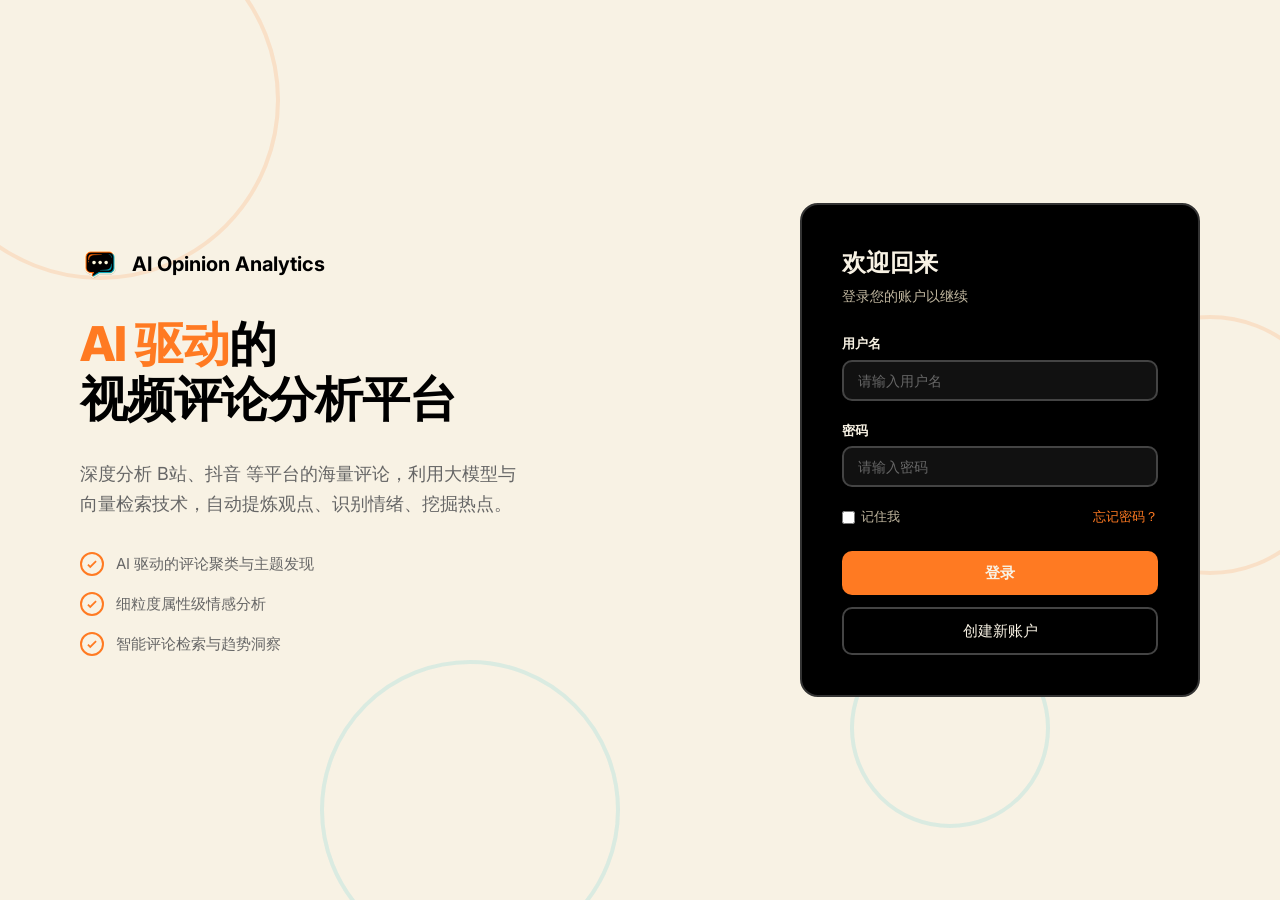
<file: frontend/login.html>
<!DOCTYPE html>
<html lang="zh-CN">
<head>
<meta charset="UTF-8">
<meta name="viewport" content="width=device-width, initial-scale=1.0">
<title>登录 — AI Video Opinion Analytics</title>
<link rel="preconnect" href="https://fonts.googleapis.com">
<link rel="preconnect" href="https://fonts.gstatic.com" crossorigin>
<link href="https://fonts.googleapis.com/css2?family=Inter:wght@300;400;500;600;700;800&display=swap" rel="stylesheet">
<link rel="stylesheet" href="css/style.css">
</head>
<body>

<!-- ============================================================
     LOGIN PAGE
     ============================================================ -->
<div class="page active login-page" id="page-login">
  <div class="solid-circle solid-circle-1"></div>
  <div class="solid-circle solid-circle-2"></div>
  <div class="solid-circle solid-circle-3"></div>
  <div class="solid-circle solid-circle-4"></div>

  <div class="login-container">
    <!-- Left hero -->
    <div class="login-hero">
      <div class="login-logo">
        <img src="logo.png" alt="Opinion AI Logo" width="40" height="40">
        AI Opinion Analytics
      </div>
      <h1><span>AI 驱动</span>的<br>视频评论分析平台</h1>
      <p class="subtitle">
        深度分析 B站、抖音 等平台的海量评论，利用大模型与向量检索技术，自动提炼观点、识别情绪、挖掘热点。
      </p>
      <div class="login-features">
        <div class="login-feature">
          <div class="check"><svg viewBox="0 0 24 24" fill="none" stroke="currentColor" stroke-width="3"><path d="M5 13l4 4L19 7"/></svg></div>
          AI 驱动的评论聚类与主题发现
        </div>
        <div class="login-feature">
          <div class="check"><svg viewBox="0 0 24 24" fill="none" stroke="currentColor" stroke-width="3"><path d="M5 13l4 4L19 7"/></svg></div>
          细粒度属性级情感分析
        </div>
        <div class="login-feature">
          <div class="check"><svg viewBox="0 0 24 24" fill="none" stroke="currentColor" stroke-width="3"><path d="M5 13l4 4L19 7"/></svg></div>
          智能评论检索与趋势洞察
        </div>
      </div>
    </div>

    <!-- Right card -->
    <div class="login-card-wrapper">
      <!-- Login Card -->
      <div class="login-card" id="login-card">
        <h2>欢迎回来</h2>
        <p class="card-subtitle">登录您的账户以继续</p>
        <div id="login-error" style="display:none; color:#ff4d4f; font-size:13px; margin-bottom:12px; padding:8px 12px; background:rgba(255,77,79,0.1); border-radius:6px;"></div>
        <div class="form-group">
          <label>用户名</label>
          <input type="text" id="login-username" placeholder="请输入用户名">
        </div>
        <div class="form-group">
          <label>密码</label>
          <input type="password" id="login-password" placeholder="请输入密码">
        </div>
        <div class="form-options">
          <label><input type="checkbox" id="remember-me"> 记住我</label>
          <a href="forgot-password.html">忘记密码？</a>
        </div>
        <button class="btn-primary" id="login-btn" onclick="doLogin()">登录</button>
        <button class="btn-secondary" onclick="showRegister()">创建新账户</button>
      </div>

      <!-- Register Card -->
      <div class="login-card" id="register-card" style="display:none;">
        <h2>创建账户</h2>
        <p class="card-subtitle">注册新账户以开始使用</p>
        <div id="register-error" style="display:none; color:#ff4d4f; font-size:13px; margin-bottom:12px; padding:8px 12px; background:rgba(255,77,79,0.1); border-radius:6px;"></div>
        <div class="form-group">
          <label>用户名</label>
          <input type="text" id="reg-username" placeholder="请输入用户名（至少3位）">
        </div>
        <div class="form-group">
          <label>邮箱</label>
          <input type="email" id="reg-email" placeholder="请输入邮箱地址">
        </div>
        <div class="form-group">
          <label>密码</label>
          <input type="password" id="reg-password" placeholder="请输入密码（至少6位）">
        </div>
        <div class="form-group">
          <label>确认密码</label>
          <input type="password" id="reg-confirm-password" placeholder="请再次输入密码">
        </div>
        <button class="btn-primary" id="register-btn" onclick="doRegister()">注册</button>
        <button class="btn-secondary" onclick="showLogin()">已有账户？登录</button>
      </div>
    </div>
  </div>
</div>

<script src="js/api.js"></script>
<script>
/** 设置登录/注册按钮的 loading 状态 */
function setButtonLoading(btn, loading) {
  if (loading) {
    btn.disabled = true;
    btn.dataset.originalText = btn.textContent;
    btn.textContent = '处理中...';
    btn.style.pointerEvents = 'none';
  } else {
    btn.disabled = false;
    btn.textContent = btn.dataset.originalText || btn.textContent;
    btn.style.pointerEvents = 'auto';
  }
}

/** 显示错误提示信息 */
function showError(elementId, message) {
  const el = document.getElementById(elementId);
  el.textContent = message;
  el.style.display = 'block';
}

/** 隐藏错误提示信息 */
function hideError(elementId) {
  const el = document.getElementById(elementId);
  el.style.display = 'none';
}

/** 执行登录：校验输入、调 API、保存 token 并跳转 Dashboard */
async function doLogin() {
  const btn = document.getElementById('login-btn');
  hideError('login-error');

  const username = document.getElementById('login-username').value.trim();
  const password = document.getElementById('login-password').value;
  const remember = document.getElementById('remember-me').checked;

  if (!username || !password) {
    showError('login-error', '请填写用户名和密码');
    return;
  }

  setButtonLoading(btn, true);
  try {
    const data = await api.login(username, password, remember);
    localStorage.setItem('token', data.token);
    localStorage.setItem('user', JSON.stringify(data.user));
    // 记住我：保存用户名以便下次自动填充
    if (remember) {
      localStorage.setItem('remembered_username', username);
    } else {
      localStorage.removeItem('remembered_username');
    }
    window.location.href = 'dashboard.html';
  } catch (err) {
    showError('login-error', err.message || '登录失败，请重试');
    setButtonLoading(btn, false);
  }
}

/** 切换到注册卡片 */
function showRegister() {
  document.getElementById('login-card').style.display = 'none';
  document.getElementById('register-card').style.display = 'block';
}

/** 切换到登录卡片 */
function showLogin() {
  document.getElementById('login-card').style.display = 'block';
  document.getElementById('register-card').style.display = 'none';
}

/** 执行注册：校验输入、调 API、成功后切回登录页并预填用户名 */
async function doRegister() {
  const username = document.getElementById('reg-username').value.trim();
  const email = document.getElementById('reg-email').value.trim();
  const password = document.getElementById('reg-password').value;
  const confirmPassword = document.getElementById('reg-confirm-password').value;

  hideError('register-error');

  if (!username || !email || !password || !confirmPassword) {
    showError('register-error', '请填写所有字段');
    return;
  }
  if (username.length < 3) {
    showError('register-error', '用户名至少需要3位');
    return;
  }
  if (password.length < 6) {
    showError('register-error', '密码至少需要6位');
    return;
  }
  if (password !== confirmPassword) {
    showError('register-error', '两次输入的密码不一致');
    return;
  }

  const btn = document.getElementById('register-btn');
  setButtonLoading(btn, true);

  try {
    await api.register(username, email, password, confirmPassword);
    // 注册成功：切换到登录卡片
    showLogin();
    document.getElementById('login-username').value = username;
    document.getElementById('login-password').value = '';
    // 清空注册表单
    document.getElementById('reg-username').value = '';
    document.getElementById('reg-email').value = '';
    document.getElementById('reg-password').value = '';
    document.getElementById('reg-confirm-password').value = '';
  } catch (err) {
    showError('register-error', err.message || '注册失败，请重试');
  } finally {
    setButtonLoading(btn, false);
  }
}

// 页面加载时：如果之前勾选了"记住我"，自动填充用户名
(function initRememberMe() {
  const saved = localStorage.getItem('remembered_username');
  if (saved) {
    document.getElementById('login-username').value = saved;
    document.getElementById('remember-me').checked = true;
  }
})();

// 回车键自动提交：根据当前显示的卡片判断调用登录还是注册
document.addEventListener('keydown', function(e) {
  if (e.key === 'Enter') {
    const regCard = document.getElementById('register-card');
    if (regCard && regCard.style.display === 'block') {
      doRegister();
    } else {
      doLogin();
    }
  }
});
</script>

</body>
</html>
</file>
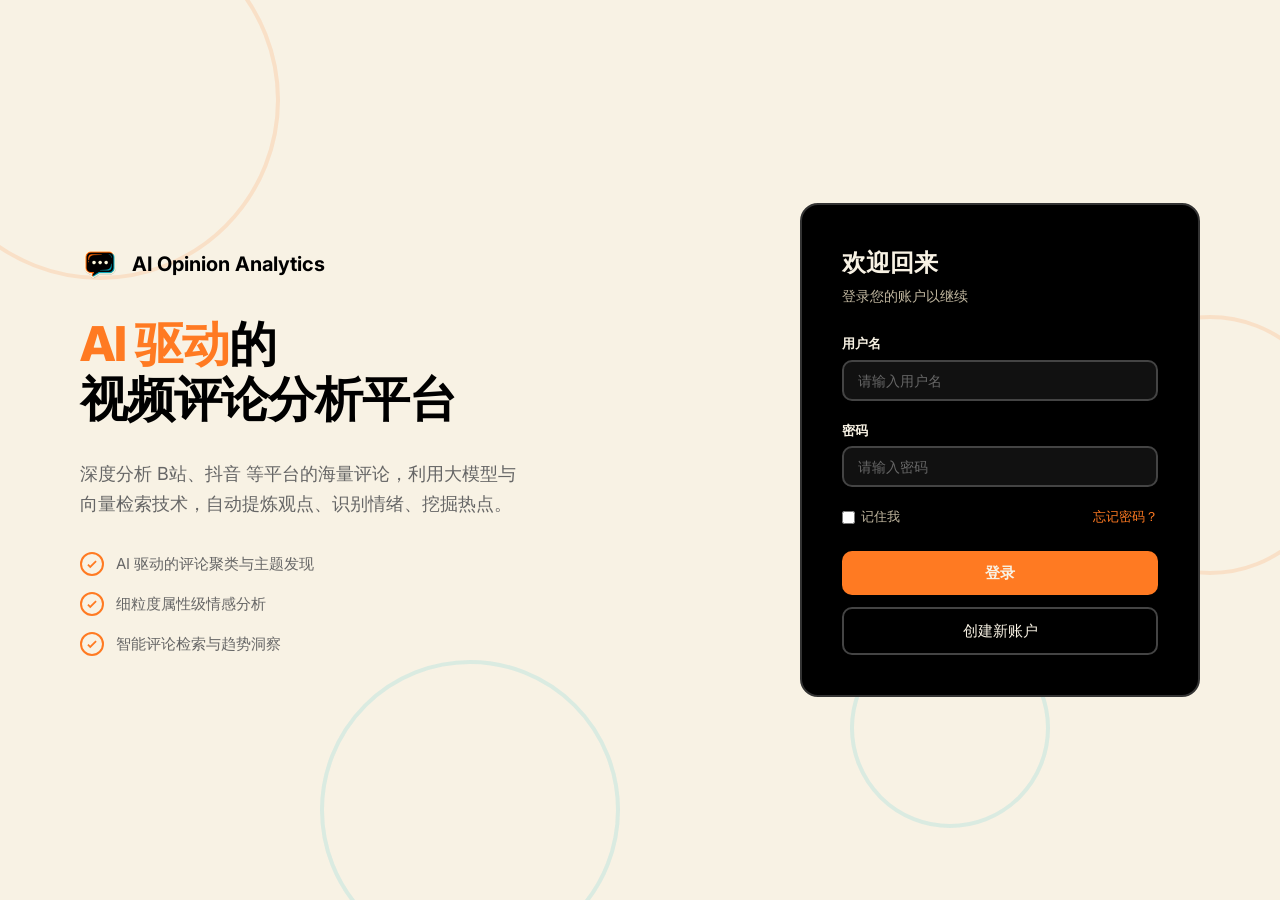
<file: frontend/pipeline.html>
<!DOCTYPE html>
<html lang="zh-CN">
<head>
    <meta charset="UTF-8">
    <meta name="viewport" content="width=device-width, initial-scale=1.0">
    <meta name="description" content="AI Video Opinion Analytics — Real-time Analysis Pipeline">
    <title>实时分析 — AI Video Opinion Analytics</title>
    <link rel="preconnect" href="https://fonts.googleapis.com">
    <link rel="preconnect" href="https://fonts.gstatic.com" crossorigin>
    <link href="https://fonts.googleapis.com/css2?family=Inter:wght@300;400;500;600;700;800&display=swap" rel="stylesheet">
    <link rel="stylesheet" href="css/style.css">
</head>
<body>
    <div class="page app-page active" id="page-app">

        <div id="sidebar-container"></div>

        <!-- Main Content -->
        <main class="main-content">
            <!-- Header -->
            <header class="top-header">
                <div class="header-left">
                    <button class="mobile-menu-btn" onclick="toggleSidebar()" title="菜单">
                        <svg width="20" height="20" viewBox="0 0 24 24" fill="none" stroke="currentColor" stroke-width="2"><line x1="3" y1="6" x2="21" y2="6"/><line x1="3" y1="12" x2="21" y2="12"/><line x1="3" y1="18" x2="21" y2="18"/></svg>
                    </button>
                    <div>
                        <h2>实时分析</h2>
                        <div class="greeting">正在实时分析评论数据...</div>
                    </div>
                </div>
            </header>

            <!-- Page Content -->
            <div class="page-content active" id="content-pipeline">
                <div class="pipeline-layout">
                    <div class="pipeline-main">
                        <!-- Progress section -->
                        <div class="progress-section">
                            <div class="progress-header">
                                <h3>正在分析...</h3>
                                <span class="progress-pct" id="pipelinePct">0%</span>
                            </div>
                            <div class="progress-bar-track">
                                <div class="progress-bar-fill" id="progressBar"></div>
                            </div>
                            <div class="progress-hint" id="progressHint">准备开始分析...</div>
                        </div>

                        <!-- Pipeline steps (dynamically rendered from API) -->
                        <div class="pipeline-steps" id="pipelineSteps">
                            <div style="color:var(--text-secondary);padding:20px;text-align:center;">等待服务器响应...</div>
                        </div>

                        <!-- Tracking extension (hidden initially) -->
                        <div id="tracking-extension" style="display:none;">
                            <div class="progress-section" style="margin-top:24px;">
                                <div class="progress-header">
                                    <h3 style="display:flex;align-items:center;gap:8px;"><span class="tracking-live-dot"></span> 实时追踪运行中</h3>
                                    <span id="tracking-duration" style="font-size:14px;font-weight:600;color:var(--accent);">运行中 00:00</span>
                                </div>
                                <div style="display:grid;grid-template-columns:1fr 1fr 1fr;gap:16px;margin-top:12px;">
                                    <div style="background:var(--bg);padding:14px 18px;border-radius:8px;text-align:center;">
                                        <div style="font-size:24px;font-weight:800;color:var(--green);" id="tracking-new-comments">0</div>
                                        <div style="font-size:11px;color:var(--text-secondary);margin-top:2px;">新增评论</div>
                                    </div>
                                    <div style="background:var(--bg);padding:14px 18px;border-radius:8px;text-align:center;">
                                        <div style="font-size:24px;font-weight:800;color:var(--accent);" id="tracking-credits-left">0</div>
                                        <div style="font-size:11px;color:var(--text-secondary);margin-top:2px;">剩余积分</div>
                                    </div>
                                    <div style="background:var(--bg);padding:14px 18px;border-radius:8px;text-align:center;">
                                        <div style="font-size:24px;font-weight:800;color:var(--text);" id="tracking-total-topics">0</div>
                                        <div style="font-size:11px;color:var(--text-secondary);margin-top:2px;">当前 Topic 数</div>
                                    </div>
                                </div>
                                <div style="margin-top:14px;display:flex;align-items:center;gap:10px;">
                                    <div style="flex:1;font-size:12px;color:var(--text-secondary);">积分消耗进度</div>
                                    <div class="tracking-credits-bar">
                                        <div class="tracking-credits-fill" style="width:160px;">
                                            <div class="tracking-credits-inner" id="tracking-credits-bar" style="width:100%;"></div>
                                        </div>
                                        <span style="font-size:11px;font-weight:600;" id="tracking-credits-pct">100%</span>
                                    </div>
                                </div>
                                <div style="margin-top:16px;display:flex;gap:12px;">
                                    <button class="btn" style="background:var(--orange);color:var(--cream);font-size:13px;padding:8px 20px;" onclick="goToResults()">查看实时结果</button>
                                    <button class="btn-danger-sm" onclick="stopTracking()">停止追踪</button>
                                </div>
                            </div>
                        </div>
                    </div>

                    <!-- Log panel -->
                    <div class="log-panel" id="logPanel">
                        <div class="log-header">分析日志</div>
                        <div id="logEntries">
                            <div class="log-entry"><span class="log-time">--:--</span><span class="log-msg" style="color:#6C7086;">等待分析启动...</span></div>
                        </div>
                    </div>
                </div>
            </div>
        </main>
    </div>

    <!-- Shared modules -->
    <script src="js/api.js"></script>
    <script src="js/common.js"></script>
    <script>
        // ============================================================
        // State
        // ============================================================
        let taskId = null;
        let selectedMode = 'normal';        // 从 sessionStorage 读取
        let eventSource = null;             // SSE 连接
        let pollTimer = null;               // 轮询定时器
        let trackingId = null;              // 追踪任务 ID
        let trackingInterval = null;        // 追踪状态轮询定时器
        let trackingActive = false;         // 追踪是否激活
        let trackingDuration = 0;           // 追踪已运行秒数
        let trackingDurationTimer = null;   // 追踪计时器

        // ============================================================
        // 日志输出
        // ============================================================
        /** 向日志面板添加一行日志 */
        function addLog(time, msg, type) {
            const container = document.getElementById('logEntries');
            const div = document.createElement('div');
            div.className = 'log-entry';
            const cls = type === 'error' ? ' style="color:var(--red)"' :
                        type === 'warn' ? ' style="color:var(--orange)"' :
                        type === 'success' ? ' style="color:var(--green)"' : '';
            div.innerHTML = '<span class="log-time">' + time + '</span><span class="log-msg"' + cls + '>' + msg + '</span>';
            container.appendChild(div);
            const logPanel = document.getElementById('logPanel');
            logPanel.scrollTop = logPanel.scrollHeight;
        }

        // ============================================================
        // Pipeline 步骤渲染
        // ============================================================
        const STEP_ICONS = [
            '<svg width="16" height="16" viewBox="0 0 24 24" fill="none" stroke="currentColor" stroke-width="2"><path d="M21 15a2 2 0 01-2 2H7l-4 4V5a2 2 0 012-2h14a2 2 0 012 2z"/></svg>',
            '<svg width="16" height="16" viewBox="0 0 24 24" fill="none" stroke="currentColor" stroke-width="2"><polyline points="20 6 9 17 4 12"/></svg>',
            '<svg width="16" height="16" viewBox="0 0 24 24" fill="none" stroke="currentColor" stroke-width="2"><circle cx="12" cy="12" r="10"/><path d="M12 6v6l4 2"/></svg>',
            '<svg width="16" height="16" viewBox="0 0 24 24" fill="none" stroke="currentColor" stroke-width="2"><circle cx="11" cy="11" r="8"/><line x1="21" y1="21" x2="16.65" y2="16.65"/></svg>',
            '<svg width="16" height="16" viewBox="0 0 24 24" fill="none" stroke="currentColor" stroke-width="2"><path d="M4 19.5A2.5 2.5 0 016.5 17H20"/><path d="M6.5 2H20v20H6.5A2.5 2.5 0 014 19.5v-15A2.5 2.5 0 016.5 2z"/></svg>',
            '<svg width="16" height="16" viewBox="0 0 24 24" fill="none" stroke="currentColor" stroke-width="2"><polyline points="4 7 4 4 20 4 20 7"/><line x1="9" y1="20" x2="15" y2="20"/><line x1="12" y1="4" x2="12" y2="20"/></svg>',
        ];

        const DONE_ICON = '<svg width="16" height="16" viewBox="0 0 24 24" fill="none" stroke="currentColor" stroke-width="3"><path d="M5 13l4 4L19 7"/></svg>';
        const RUNNING_ICON = '<svg width="16" height="16" viewBox="0 0 24 24" fill="none" stroke="currentColor" stroke-width="2"><circle cx="12" cy="12" r="10"/><path d="M12 6v6l4 2"/></svg>';

        /** 渲染 Pipeline 步骤列表 HTML */
        function renderPipelineSteps(steps) {
            const container = document.getElementById('pipelineSteps');
            if (!steps || steps.length === 0) {
                container.innerHTML = '<div style="color:var(--text-secondary);padding:20px;text-align:center;">等待服务器响应...</div>';
                return;
            }
            let html = '';
            steps.forEach((s, i) => {
                const iconClass = s.state || 'waiting';
                const isLast = i === steps.length - 1;
                const iconSvg = STEP_ICONS[i] || STEP_ICONS[0];
                const stateLabel = iconClass === 'done' ? '已完成 ✓' :
                                   iconClass === 'running' ? '正在运行...' : '等待中';
                html +=
                    '<div class="pipeline-step" id="pipeStep' + (i + 1) + '">' +
                        '<div class="step-icon ' + iconClass + '" id="pipeIcon' + (i + 1) + '">' + iconSvg + '</div>' +
                        '<div class="step-detail">' +
                            '<h4>' + (s.name || '步骤 ' + (i + 1)) + '</h4>' +
                            '<div class="step-status ' + iconClass + '" id="pipeStatus' + (i + 1) + '">' + stateLabel + '</div>' +
                        '</div>' +
                        (isLast ? '' : '<div class="step-connector ' + iconClass + '" id="pipeLine' + (i + 1) + '"></div>') +
                    '</div>';
            });
            container.innerHTML = html;
        }

        /** 更新单个步骤的状态图标和文本 */
        function setPipeState(step, state) {
            const icon = document.getElementById('pipeIcon' + step);
            const status = document.getElementById('pipeStatus' + step);
            const line = document.getElementById('pipeLine' + step);
            if (icon) {
                icon.className = 'step-icon ' + state;
                if (state === 'done') {
                    icon.innerHTML = DONE_ICON;
                } else if (state === 'running') {
                    icon.innerHTML = RUNNING_ICON;
                } else {
                    icon.innerHTML = STEP_ICONS[step - 1] || STEP_ICONS[0];
                }
            }
            if (status) {
                status.className = 'step-status ' + state;
                status.textContent = state === 'done' ? '已完成 ✓' : state === 'running' ? '正在运行...' : '等待中';
            }
            if (line) {
                line.className = 'step-connector ' + state;
            }
        }

        // ============================================================
        // SSE 实时进度
        // ============================================================
        /** 建立 SSE 连接接收分析进度，失败时自动降级到轮询 */
        function connectSSE() {
            if (!taskId) {
                addLog(getTimeStr(), '错误: 未找到分析任务ID', 'error');
                startPolling(); // 降级
                return;
            }

            addLog(getTimeStr(), '正在连接实时数据流...', 'info');

            try {
                eventSource = api.createEventSource(taskId);

                eventSource.addEventListener('progress', function (e) {
                    try {
                        const data = JSON.parse(e.data);
                        // 更新整体进度百分比和提示
                        if (data.overall_pct !== undefined) {
                            document.getElementById('pipelinePct').textContent = data.overall_pct + '%';
                            document.getElementById('progressBar').style.width = data.overall_pct + '%';
                        }
                        if (data.overall_hint) {
                            document.getElementById('progressHint').textContent = data.overall_hint;
                        }
                        // 更新各步骤状态
                        if (data.steps && Array.isArray(data.steps)) {
                            data.steps.forEach(function (s) {
                                setPipeState(s.step, s.state);
                            });
                        }
                    } catch (err) {
                        console.error('Failed to parse progress event:', err);
                    }
                });

                eventSource.addEventListener('log', function (e) {
                    try {
                        const data = JSON.parse(e.data);
                        addLog(data.time || getTimeStr(), data.message, data.type || 'info');
                    } catch (err) {
                        console.error('Failed to parse log event:', err);
                    }
                });

                eventSource.addEventListener('complete', function (e) {
                    addLog(getTimeStr(), '分析任务全部完成', 'success');
                    closeSSE();
                    if (selectedMode === 'tracking') {
                        addLog(getTimeStr(), '--- 进入实时追踪模式 ---', 'warn');
                        addLog(getTimeStr(), '开始监控新增评论...', 'info');
                        initTrackingMode();
                    } else {
                        addLog(getTimeStr(), '即将跳转至结果页...', 'info');
                        document.getElementById('progressHint').textContent = '分析完成！';
                        setTimeout(function () {
                            window.location.href = 'results.html?task_id=' + taskId;
                        }, 2000);
                    }
                });

                eventSource.addEventListener('error', function (e) {
                    let errMsg = '服务器返回错误';
                    try {
                        if (e.data) {
                            const data = JSON.parse(e.data);
                            errMsg = data.message || errMsg;
                        }
                    } catch (_) {}
                    addLog(getTimeStr(), '错误: ' + errMsg, 'error');
                    document.getElementById('progressHint').textContent = '分析出错: ' + errMsg;
                    closeSSE();
                    startPolling();
                });

                eventSource.onerror = function () {
                    // 避免重复 fallback（addEventListener('error', ...) 可能已启动轮询）
                    if (pollTimer) return;
                    // SSE 连接失败 → 降级到轮询模式
                    addLog(getTimeStr(), '实时数据流连接失败，切换到轮询模式', 'warn');
                    closeSSE();
                    startPolling();
                };
            } catch (err) {
                addLog(getTimeStr(), '无法建立实时连接，切换到轮询模式', 'warn');
                startPolling();
            }
        }

        /** 关闭 SSE 连接 */
        function closeSSE() {
            if (eventSource) {
                eventSource.close();
                eventSource = null;
            }
        }

        // ============================================================
        // 轮询备选方案
        // ============================================================
        /** SSE 不可用时启动轮询（每 2 秒） */
        function startPolling() {
            if (!taskId) return;
            if (pollTimer) return;

            addLog(getTimeStr(), '开始轮询进度...', 'info');

            async function poll() {
                try {
                    const progress = await api.getAnalysisProgress(taskId);

                    if (progress.overall_pct !== undefined) {
                        document.getElementById('pipelinePct').textContent = progress.overall_pct + '%';
                        document.getElementById('progressBar').style.width = progress.overall_pct + '%';
                    }
                    if (progress.overall_hint) {
                        document.getElementById('progressHint').textContent = progress.overall_hint;
                    }

                    // 首次渲染步骤列表
                    if (progress.steps && Array.isArray(progress.steps)) {
                        if (!window._stepsRendered) {
                            renderPipelineSteps(progress.steps);
                            window._stepsRendered = true;
                        }
                        progress.steps.forEach(function (s) {
                            setPipeState(s.step, s.state);
                        });
                    }

                    // 处理日志增量更新
                    if (progress.logs && Array.isArray(progress.logs)) {
                        if (!window._logsRendered) {
                            // 首次加载：清空占位符并渲染全部日志
                            document.getElementById('logEntries').innerHTML = '';
                            progress.logs.forEach(function (l) {
                                addLog(l.time || getTimeStr(), l.message, l.type || 'info');
                            });
                            window._logsRendered = true;
                        } else {
                            // 增量追加新日志
                            var existingCount = window._lastLogCount || 0;
                            for (var i = existingCount; i < progress.logs.length; i++) {
                                var l = progress.logs[i];
                                addLog(l.time || getTimeStr(), l.message, l.type || 'info');
                            }
                            window._lastLogCount = progress.logs.length;
                        }
                    }

                    // 检查完成/失败状态
                    if (progress.status === 'completed' || progress.status === 'done') {
                        clearInterval(pollTimer);
                        pollTimer = null;
                        addLog(getTimeStr(), '分析任务全部完成', 'success');
                        document.getElementById('progressHint').textContent = '分析完成！';

                        if (selectedMode === 'tracking') {
                            addLog(getTimeStr(), '--- 进入实时追踪模式 ---', 'warn');
                            addLog(getTimeStr(), '开始监控新增评论...', 'info');
                            initTrackingMode();
                        } else {
                            addLog(getTimeStr(), '即将跳转至结果页...', 'info');
                            setTimeout(function () {
                                window.location.href = 'results.html?task_id=' + taskId;
                            }, 2000);
                        }
                    }

                    if (progress.status === 'error' || progress.status === 'failed') {
                        clearInterval(pollTimer);
                        pollTimer = null;
                        addLog(getTimeStr(), '分析失败: ' + (progress.overall_hint || '未知错误'), 'error');
                        document.getElementById('progressHint').textContent = '分析出错';
                    }
                } catch (err) {
                    console.error('Poll error:', err);
                    // 下次轮询自动重试
                }
            }

            // 首次立即轮询获取初始数据
            poll();
            pollTimer = setInterval(poll, 2000);
        }

        /** 停止轮询 */
        function stopPolling() {
            if (pollTimer) {
                clearInterval(pollTimer);
                pollTimer = null;
            }
        }

        // ============================================================
        // 追踪模式
        // ============================================================
        /** 分析完成后启动追踪模式：注册追踪任务、开始轮询状态 */
        async function initTrackingMode() {
            try {
                // 先检查是否已有追踪（防止重复创建）
                var existingStatus = await api.getResultsTrackingStatus(taskId);
                if (existingStatus && existingStatus.is_tracking && existingStatus.tracking_id) {
                    trackingId = existingStatus.tracking_id;
                    addLog(getTimeStr(), '已有活跃追踪，直接连接 (ID: ' + trackingId + ')', 'info');
                } else if (existingStatus && !existingStatus.is_tracking) {
                    addLog(getTimeStr(), '追踪已结束，不再启动新追踪', 'warn');
                    document.getElementById('progressHint').textContent = '追踪已停止。';
                    setTimeout(function () {
                        window.location.href = 'results.html?task_id=' + taskId;
                    }, 2000);
                    return;
                } else {
                    const tracking = await api.startTracking(taskId);
                    trackingId = tracking.tracking_id;
                    addLog(getTimeStr(), '实时追踪已启动 (ID: ' + trackingId + ')', 'success');
                    if (tracking.initial_credits !== undefined) {
                        window._trackingInitialCredits = tracking.initial_credits;
                    }
                    if (tracking.credits_per_hour !== undefined) {
                        window._trackingCreditsPerHour = tracking.credits_per_hour;
                    }
                }

                trackingActive = true;

                document.getElementById('tracking-extension').style.display = 'block';

                // 显示侧边栏追踪入口
                var navTrack = document.getElementById('nav-tracking');
                if (navTrack) navTrack.style.display = '';

                // 开始计时
                trackingDuration = 0;
                updateTrackingDuration();
                trackingDurationTimer = setInterval(function () {
                    trackingDuration++;
                    updateTrackingDuration();
                }, 1000);

                // 开始轮询追踪状态（每 5 秒）
                updateTrackingUI();
                trackingInterval = setInterval(pollTrackingStatus, 5000);
            } catch (err) {
                addLog(getTimeStr(), '启动追踪失败: ' + err.message, 'error');
                document.getElementById('progressHint').textContent = '追踪启动失败，请稍后重试';
            }
        }

        /** 轮询追踪状态并更新 UI */
        async function pollTrackingStatus() {
            if (!trackingActive || !trackingId) return;
            try {
                const status = await api.getTrackingStatus(trackingId);
                updateTrackingUIFromData(status);
            } catch (err) {
                console.error('Failed to poll tracking status:', err);
                // 404 表示服务器端已停止追踪
                if (err.message && err.message.indexOf('404') !== -1) {
                    addLog(getTimeStr(), '追踪已被服务器停止', 'warn');
                    cleanupTracking();
                }
            }
        }

        /** 用追踪状态更新 UI 各项指标 */
        function updateTrackingUIFromData(data) {
            if (!data) return;

            var nc = document.getElementById('tracking-new-comments');
            if (nc && data.new_comments !== undefined) nc.textContent = data.new_comments.toLocaleString();

            var cl = document.getElementById('tracking-credits-left');
            if (cl && data.credits_remaining !== undefined) cl.textContent = Math.floor(data.credits_remaining).toLocaleString();

            var tt = document.getElementById('tracking-total-topics');
            if (tt && data.total_topics !== undefined) tt.textContent = data.total_topics;

            var tc = document.getElementById('tracking-total-comments');
            if (tc && data.total_comments !== undefined) tc.textContent = data.total_comments.toLocaleString();

            // 积分进度条
            if (data.credits_remaining !== undefined && data.credits_total !== undefined && data.credits_total > 0) {
                var pct = Math.max(0, Math.floor(data.credits_remaining / data.credits_total * 100));
                var cb = document.getElementById('tracking-credits-bar');
                if (cb) cb.style.width = pct + '%';
                var cp = document.getElementById('tracking-credits-pct');
                if (cp) cp.textContent = pct + '%';
            }

            // 积分耗尽自动停止
            if (data.credits_remaining !== undefined && data.credits_remaining <= 0 && data.active === false) {
                addLog(getTimeStr(), '积分已耗尽，追踪自动停止', 'warn');
                cleanupTracking();
            }

            // 服务端标记不活跃
            if (data.active === false && trackingActive) {
                addLog(getTimeStr(), '追踪已结束', 'info');
                cleanupTracking();
            }
        }

        /** 刷新追踪 UI（计时器等） */
        function updateTrackingUI() {
            updateTrackingDuration();
        }

        /** 更新追踪运行时长显示 */
        function updateTrackingDuration() {
            var dur = document.getElementById('tracking-duration');
            if (dur) dur.textContent = '运行中 ' + formatDuration(trackingDuration);
        }

        /** 手动停止追踪 */
        async function stopTracking() {
            if (!trackingActive) return;

            try {
                if (trackingId) {
                    var result = await api.stopTracking(trackingId);
                    addLog(getTimeStr(), '追踪已手动停止', 'warn');
                    if (result.total_new_comments !== undefined) {
                        addLog(getTimeStr(), '本次追踪共新增 ' + result.total_new_comments.toLocaleString() + ' 条评论', 'info');
                    }
                    if (result.credits_consumed !== undefined) {
                        addLog(getTimeStr(), '共消耗 ' + Math.floor(result.credits_consumed).toLocaleString() + ' 积分', 'info');
                    }
                } else {
                    addLog(getTimeStr(), '追踪已手动停止', 'warn');
                }
            } catch (err) {
                addLog(getTimeStr(), '停止追踪请求失败: ' + err.message, 'error');
            }

            cleanupTracking();
        }

        /** 跳转到结果页查看分析结果 */
        function goToResults() {
            if (taskId) {
                window.location.href = 'results.html?task_id=' + encodeURIComponent(taskId);
            }
        }

        /** 清理追踪状态：清除定时器、隐藏 UI */
        function cleanupTracking() {
            trackingActive = false;
            if (trackingInterval) { clearInterval(trackingInterval); trackingInterval = null; }
            if (trackingDurationTimer) { clearInterval(trackingDurationTimer); trackingDurationTimer = null; }
            document.getElementById('tracking-extension').style.display = 'none';
            document.getElementById('progressHint').textContent = '追踪已停止。';
        }

        // ============================================================
        // 页面初始化
        // ============================================================
        window.addEventListener('DOMContentLoaded', async function () {
            // 1. 注入侧边栏
            loadSidebar('pipeline');
            // 2. 加载用户信息
            initPage({ loadHeaderStats: false }).catch(function (err) {
                console.error('initPage failed:', err);
            });

            // 2. 从 URL 参数优先读取，回退到 sessionStorage（支持刷新恢复）
            var urlParams = new URLSearchParams(window.location.search);
            taskId = urlParams.get('task_id') || sessionStorage.getItem('analysisTaskId');
            selectedMode = urlParams.get('mode') || sessionStorage.getItem('analysisMode') || 'normal';
            // 同步写回 sessionStorage
            if (taskId) sessionStorage.setItem('analysisTaskId', taskId);
            if (selectedMode) sessionStorage.setItem('analysisMode', selectedMode);

            if (!taskId) {
                document.getElementById('pipelineSteps').innerHTML =
                    '<div style="color:var(--red);padding:20px;text-align:center;">' +
                    '错误: 未找到分析任务。请从创建分析页面开始。<br>' +
                    '<a href="create-analysis.html" class="btn" style="background:var(--orange);color:var(--cream);margin-top:16px;display:inline-block;padding:10px 24px;">← 返回创建分析</a>' +
                    '</div>';
                document.getElementById('progressHint').textContent = '无分析任务';
                addLog(getTimeStr(), '错误: sessionStorage 中没有 analysisTaskId', 'error');
                return;
            }

            addLog(getTimeStr(), '分析任务ID: ' + taskId, 'info');
            addLog(getTimeStr(), '分析模式: ' + (selectedMode === 'tracking' ? '追踪模式' : '普通模式'), 'info');

            // 3. 先检查任务是否已完成（回访场景）
            try {
                var progress = await api.getAnalysisProgress(taskId);
                if (progress.status === 'completed') {
                    addLog(getTimeStr(), '分析任务已完成', 'success');
                    if (selectedMode === 'tracking') {
                        // 追踪模式：检查是否已有活跃追踪
                        var trackingStatus = await api.getResultsTrackingStatus(taskId);
                        if (trackingStatus.is_tracking && trackingStatus.tracking_id) {
                            // 已有活跃追踪 — 直接连上，不创建新的
                            addLog(getTimeStr(), '检测到已有活跃追踪，重新连接...', 'info');
                            trackingId = trackingStatus.tracking_id;
                            trackingActive = true;
                            document.getElementById('tracking-extension').style.display = 'block';
                            document.getElementById('progressHint').textContent = '追踪运行中...';
                            // 渲染已完成的步骤
                            renderPipelineSteps(progress.steps);
                            setAllStepsDone();
                            document.getElementById('pipelinePct').textContent = '100%';
                            document.getElementById('progressBar').style.width = '100%';
                            // 开始轮询追踪状态
                            trackingDurationTimer = setInterval(function () {
                                trackingDuration++;
                                updateTrackingDuration();
                            }, 1000);
                            updateTrackingUI();
                            trackingInterval = setInterval(pollTrackingStatus, 5000);
                            updateTrackingUIFromData(trackingStatus);
                        } else {
                            // 追踪已停止或无活跃追踪 → 跳转结果页
                            addLog(getTimeStr(), '追踪已结束，跳转至结果页...', 'info');
                            document.getElementById('progressHint').textContent = '追踪已停止，即将跳转...';
                            setTimeout(function () {
                                window.location.href = 'results.html?task_id=' + taskId;
                            }, 1500);
                        }
                    } else {
                        // 普通模式 → 直接跳转结果页
                        addLog(getTimeStr(), '即将跳转至结果页...', 'info');
                        document.getElementById('progressHint').textContent = '分析完成！';
                        renderPipelineSteps(progress.steps);
                        setAllStepsDone();
                        document.getElementById('pipelinePct').textContent = '100%';
                        document.getElementById('progressBar').style.width = '100%';
                        setTimeout(function () {
                            window.location.href = 'results.html?task_id=' + taskId;
                        }, 2000);
                    }
                    return;  // 不进入 SSE/轮询流程
                }
            } catch (e) {
                // 查询失败，降级到正常 SSE/轮询流程
                addLog(getTimeStr(), '查询任务状态失败，尝试实时连接...', 'warn');
            }

            // 4. 优先尝试 SSE 连接，失败自动降级轮询
            connectSSE();
        });

        /** 将所有 6 个步骤标记为已完成 */
        function setAllStepsDone() {
            for (var i = 1; i <= 6; i++) {
                setPipeState(i, 'done');
            }
        }

        // 页面离开时清理所有连接和定时器
        window.addEventListener('beforeunload', function () {
            closeSSE();
            stopPolling();
            if (trackingInterval) clearInterval(trackingInterval);
            if (trackingDurationTimer) clearInterval(trackingDurationTimer);
        });
    </script>
</body>
</html>
</file>
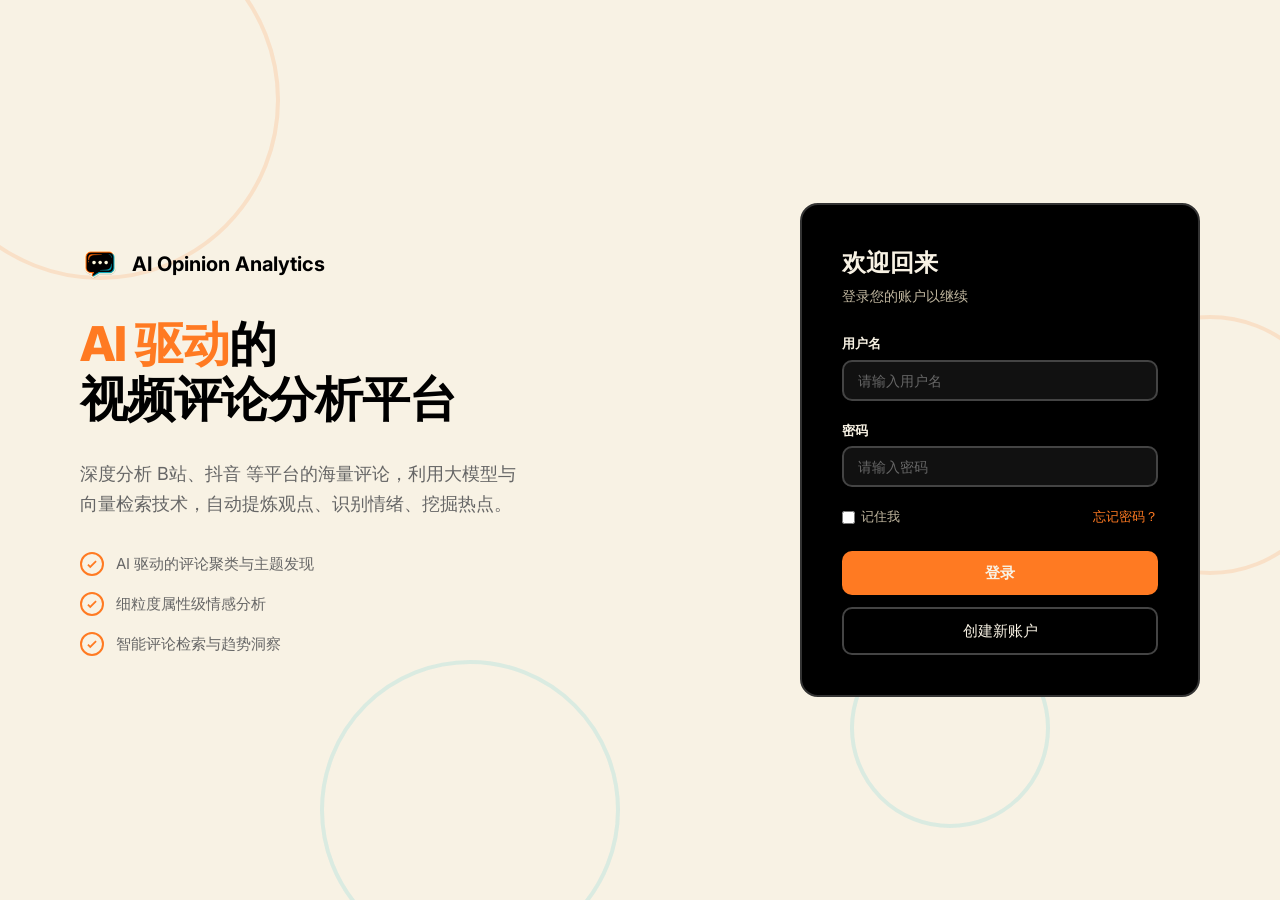
<file: frontend/settings.html>
<!DOCTYPE html>
<html lang="zh-CN">
<head>
    <meta charset="UTF-8">
    <meta name="viewport" content="width=device-width, initial-scale=1.0">
    <meta name="description" content="AI Video Opinion Analytics Settings">
    <title>系统设置 — AI Video Opinion Analytics</title>
    <link rel="preconnect" href="https://fonts.googleapis.com">
    <link rel="preconnect" href="https://fonts.gstatic.com" crossorigin>
    <link href="https://fonts.googleapis.com/css2?family=Inter:wght@300;400;500;600;700;800&display=swap" rel="stylesheet">
    <link rel="stylesheet" href="css/style.css">
    <style>
        /* 确认弹窗 — 浅色系 */
        .confirm-overlay {
            display: none; position: fixed; inset: 0;
            background: rgba(0,0,0,0.15); z-index: 1000;
            align-items: center; justify-content: center;
        }
        .confirm-dialog {
            background: #fff;
            border: 1px solid #e5e7eb;
            border-radius: 16px; padding: 32px 28px 24px;
            width: 420px; max-width: 92vw;
            box-shadow: 0 8px 40px rgba(0,0,0,0.1);
        }
        .confirm-dialog h3 {
            margin: 0 0 24px; font-size: 18px; font-weight: 600;
            color: #1f2937;
        }
        .confirm-dialog .form-group { margin-bottom: 16px; }
        .confirm-dialog .form-group:last-of-type { margin-bottom: 0; }
        .confirm-dialog .form-group label {
            display: block; font-size: 13px; font-weight: 500;
            color: #6b7280; margin-bottom: 6px;
        }
        .confirm-dialog .form-group input {
            width: 100%; padding: 10px 14px;
            border: 1px solid #d1d5db; border-radius: 8px;
            background: #f9fafb; color: #1f2937; font-size: 14px;
            transition: border-color 0.2s;
            box-sizing: border-box;
        }
        .confirm-dialog .form-group input:focus {
            outline: none; border-color: #6366f1;
            background: #fff; box-shadow: 0 0 0 3px rgba(99,102,241,0.1);
        }
        .confirm-buttons {
            display: flex; gap: 12px; margin-top: 24px;
        }
        .confirm-buttons button {
            flex: 1; font-size: 14px; padding: 10px 0;
            border-radius: 8px; font-weight: 500;
            text-align: center; cursor: pointer;
            transition: all 0.2s;
        }
        .confirm-btn-cancel {
            background: #f3f4f6; color: #374151; border: 1px solid #d1d5db;
        }
        .confirm-btn-cancel:hover { background: #e5e7eb; }
        .confirm-btn-submit {
            background: #6366f1; color: #fff; border: none;
        }
        .confirm-btn-submit:hover { background: #4f46e5; }
        .confirm-btn-submit:disabled {
            opacity: 0.6; pointer-events: none;
        }
    </style>
</head>
<body>

    <div class="page app-page active" id="page-app">

        <div id="sidebar-container"></div>

        <!-- Main Content -->
        <main class="main-content">
            <!-- Header -->
            <header class="top-header">
                <div class="header-left">
                    <button class="mobile-menu-btn" onclick="toggleSidebar()" title="菜单">
                        <svg width="20" height="20" viewBox="0 0 24 24" fill="none" stroke="currentColor" stroke-width="2"><line x1="3" y1="6" x2="21" y2="6"/><line x1="3" y1="12" x2="21" y2="12"/><line x1="3" y1="18" x2="21" y2="18"/></svg>
                    </button>
                    <div>
                        <h2>系统设置</h2>
                        <div class="greeting">管理系统配置与偏好</div>
                    </div>
                </div>
            </header>

            <!-- Page Content -->
            <div class="page-content active" id="content-settings">
                <div class="settings-section">
                    <h3>分析偏好</h3>
                    <div class="setting-row">
                        <div>
                            <div class="setting-label">默认评论数量</div>
                            <div class="setting-desc">新建分析时的默认评论抓取量</div>
                        </div>
                        <select id="setting-default-comment-count" style="padding:6px 12px;border:1px solid var(--border);border-radius:6px;font-size:13px;" onchange="onDefaultCommentCountChange()">
                            <option value="100">100</option>
                            <option value="200">200</option>
                            <option value="500">500</option>
                            <option value="0">全部</option>
                        </select>
                    </div>
                </div>

                <div class="settings-section">
                    <h3>通知设置</h3>
                    <div class="setting-row">
                        <div>
                            <div class="setting-label">分析完成通知</div>
                            <div class="setting-desc">分析完成后通过邮件/站内信通知</div>
                        </div>
                        <div class="toggle-switch" id="toggle-analysis-complete-notify" onclick="onToggleAnalysisCompleteNotify()"></div>
                    </div>
                    <div class="setting-row">
                        <div>
                            <div class="setting-label">追踪报告频率</div>
                            <div class="setting-desc">实时追踪中每隔多久发送一次分析报告邮件</div>
                        </div>
                        <select id="setting-report-interval" onchange="onReportIntervalChange()" style="padding:8px 12px;border:2px solid #FF7A22;border-radius:10px;background:#000;color:#F8F2E4;font-size:13px;cursor:pointer;">
                            <option value="0">不发送</option>
                            <option value="15">每 15 分钟</option>
                            <option value="30">每 30 分钟</option>
                            <option value="60">每 1 小时</option>
                            <option value="120">每 2 小时</option>
                            <option value="240">每 4 小时</option>
                        </select>
                    </div>
                </div>

                <div class="settings-section">
                    <h3>账户信息</h3>
                    <div class="setting-row">
                        <div>
                            <div class="setting-label">用户名</div>
                            <div class="setting-desc" id="setting-username-value">—</div>
                        </div>
                        <button class="btn-outline" style="font-size:12px;padding:6px 14px;" onclick="onEditUsername()">修改</button>
                    </div>
                    <div class="setting-row">
                        <div>
                            <div class="setting-label">邮箱</div>
                            <div class="setting-desc" id="setting-email-value">—</div>
                        </div>
                        <button class="btn-outline" style="font-size:12px;padding:6px 14px;" onclick="onEditEmail()">修改</button>
                    </div>
                    <div class="setting-row">
                        <div>
                            <div class="setting-label">密码</div>
                            <div class="setting-desc">••••••••</div>
                        </div>
                        <button class="btn-outline" style="font-size:12px;padding:6px 14px;" onclick="onEditPassword()">修改</button>
                    </div>
                </div>
            </div>
        </main>
    </div>

    <!-- 确认弹窗 -->
    <div class="confirm-overlay" id="confirm-overlay" style="display:none;" onclick="closeConfirmDialog()">
        <div class="confirm-dialog" onclick="event.stopPropagation()">
            <h3 id="confirm-title">确认操作</h3>
            <div id="confirm-fields"></div>
            <div id="confirm-error" style="display:none; color:#ff4d4f; font-size:13px; margin-bottom:12px; padding:8px 12px; background:rgba(255,77,79,0.1); border-radius:6px;"></div>
            <div class="confirm-buttons">
                <button class="confirm-btn-cancel" onclick="closeConfirmDialog()">取消</button>
                <button class="confirm-btn-submit" id="confirm-submit-btn">确认</button>
            </div>
        </div>
    </div>

    <!-- Scripts -->
    <script src="js/api.js"></script>
    <script src="js/common.js"></script>
    <script>
let currentSettings = null;

/** 设置按钮 loading 状态 */
function setButtonLoading(btn, loading) {
    if (loading) {
        btn.disabled = true;
        btn.dataset.originalText = btn.textContent;
        btn.textContent = '处理中...';
        btn.style.pointerEvents = 'none';
    } else {
        btn.disabled = false;
        btn.textContent = btn.dataset.originalText || btn.textContent;
        btn.style.pointerEvents = 'auto';
    }
}

/** 加载所有设置项并填充到表单 */
async function loadSettings() {
    try {
        currentSettings = await api.getSettings();

        // 分析偏好
        if (currentSettings.analysis_preferences) {
            const ap = currentSettings.analysis_preferences;
            const countSelect = document.getElementById('setting-default-comment-count');
            if (ap.default_comment_count) {
                countSelect.value = ap.default_comment_count;
            }
        }

        // 通知偏好
        if (currentSettings.notification_preferences) {
            const np = currentSettings.notification_preferences;
            setToggleState('toggle-analysis-complete-notify', np.analysis_complete_notify);
            const sel = document.getElementById('setting-report-interval');
            if (sel) sel.value = np.report_interval_minutes ?? 30;
        }

        // 账户信息
        if (currentSettings.account) {
            const acct = currentSettings.account;
            setText('setting-username-value', acct.username || '—');
            setText('setting-email-value', acct.email || '—');
        }
    } catch (e) {
        console.error('loadSettings error:', e);
        alert('加载设置失败：' + (e.message || '未知错误'));
    }
}

/** 设置开关组件的 on/off 状态 */
function setToggleState(id, value) {
    const el = document.getElementById(id);
    if (!el) return;
    if (value) {
        el.classList.add('on');
    } else {
        el.classList.remove('on');
    }
}

// ---- 分析偏好变更处理 ----

/** 默认评论数量下拉变更 → 保存 */
async function onDefaultCommentCountChange() {
    const val = parseInt(document.getElementById('setting-default-comment-count').value);
    try {
        await api.updateAnalysisPreferences({ default_comment_count: val });
    } catch (e) {
        console.error('update analysis preferences error:', e);
        alert('保存失败：' + (e.message || '未知错误'));
        await loadSettings();
    }
}

// ---- 通知偏好变更处理 ----

/** 分析完成通知开关 → 保存 */
async function onToggleAnalysisCompleteNotify() {
    const el = document.getElementById('toggle-analysis-complete-notify');
    const newVal = !el.classList.contains('on');
    el.classList.toggle('on');
    try {
        await api.updateNotificationPreferences({ analysis_complete_notify: newVal });
    } catch (e) {
        console.error('update analysis_complete_notify error:', e);
        alert('保存失败：' + (e.message || '未知错误'));
        await loadSettings();
    }
}

/** 追踪报告频率下拉变更 → 保存 */
async function onReportIntervalChange() {
    const sel = document.getElementById('setting-report-interval');
    const val = parseInt(sel.value);
    try {
        await api.updateNotificationPreferences({ report_interval_minutes: val });
    } catch (e) {
        console.error('update report_interval_minutes error:', e);
        alert('保存失败：' + (e.message || '未知错误'));
        await loadSettings();
    }
}

// ---- 账户信息变更处理 ----

let _confirmCallback = null;

/** 打开确认弹窗 */
function openConfirmDialog(title, fields, onConfirm) {
    document.getElementById('confirm-title').textContent = title;
    const container = document.getElementById('confirm-fields');
    let html = '';
    fields.forEach(f => {
        html += '<div class="form-group" style="margin-bottom:12px;">';
        html += '<label>' + f.label + '</label>';
        html += '<input type="' + (f.type || 'text') + '" id="confirm-field-' + f.id + '" placeholder="' + (f.placeholder || '') + '" style="width:100%;padding:8px 12px;border:1px solid var(--border);border-radius:6px;background:var(--bg-card);color:var(--text-primary);font-size:14px;">';
        html += '</div>';
    });
    container.innerHTML = html;
    document.getElementById('confirm-error').style.display = 'none';
    document.getElementById('confirm-overlay').style.display = 'flex';
    _confirmCallback = onConfirm;

    // 绑定确认按钮
    const submitBtn = document.getElementById('confirm-submit-btn');
    submitBtn.onclick = async function() {
        // 收集字段值
        const values = {};
        for (const f of fields) {
            const el = document.getElementById('confirm-field-' + f.id);
            values[f.id] = el.value.trim();
        }
        // 回调
        try {
            setButtonLoading(submitBtn, true);
            document.getElementById('confirm-error').style.display = 'none';
            await onConfirm(values);
            closeConfirmDialog();
        } catch (e) {
            document.getElementById('confirm-error').textContent = e.message || '操作失败';
            document.getElementById('confirm-error').style.display = 'block';
            setButtonLoading(submitBtn, false);
        }
    };

    // 回车快捷提交
    container.querySelectorAll('input').forEach(input => {
        input.addEventListener('keydown', function(e) {
            if (e.key === 'Enter') submitBtn.click();
        });
    });

    // 自动聚焦第一个输入框
    const firstInput = container.querySelector('input');
    if (firstInput) firstInput.focus();
}

/** 关闭确认弹窗 */
function closeConfirmDialog() {
    document.getElementById('confirm-overlay').style.display = 'none';
    _confirmCallback = null;
}

/** 修改用户名 */
function onEditUsername() {
    const current = currentSettings && currentSettings.account ? currentSettings.account.username : '';
    openConfirmDialog('修改用户名', [
        { id: 'new_username', label: '新用户名', type: 'text', placeholder: '请输入新用户名（至少3位）' },
        { id: 'password', label: '当前密码', type: 'password', placeholder: '请输入当前密码以确认' }
    ], async function(values) {
        if (!values.new_username) throw new Error('请输入新用户名');
        if (values.new_username.length < 3) throw new Error('用户名至少需要3位');
        if (!values.password) throw new Error('请输入当前密码');
        await api.updateUsername(values.password, values.new_username);
        await loadSettings();
    });
}

/** 修改邮箱 */
function onEditEmail() {
    const current = currentSettings && currentSettings.account ? currentSettings.account.email : '';
    openConfirmDialog('修改邮箱', [
        { id: 'new_email', label: '新邮箱', type: 'email', placeholder: '请输入新邮箱地址' },
        { id: 'password', label: '当前密码', type: 'password', placeholder: '请输入当前密码以确认' }
    ], async function(values) {
        if (!values.new_email) throw new Error('请输入新邮箱');
        if (!values.password) throw new Error('请输入当前密码');
        await api.updateEmail(values.password, values.new_email);
        await loadSettings();
    });
}

/** 修改密码 */
function onEditPassword() {
    openConfirmDialog('修改密码', [
        { id: 'password', label: '当前密码', type: 'password', placeholder: '请输入当前密码' },
        { id: 'new_password', label: '新密码', type: 'password', placeholder: '请输入新密码（至少6位）' },
        { id: 'confirm_password', label: '确认新密码', type: 'password', placeholder: '请再次输入新密码' }
    ], async function(values) {
        if (!values.password) throw new Error('请输入当前密码');
        if (!values.new_password) throw new Error('请输入新密码');
        if (values.new_password.length < 6) throw new Error('新密码至少需要6位');
        if (values.new_password !== values.confirm_password) throw new Error('两次输入的新密码不一致');
        await api.updatePassword(values.password, values.new_password);
    });
}

// 初始化：加载用户信息后获取设置
loadSidebar('settings');
initPage().then(() => loadSettings());
</script>
</body>
</html>
</file>
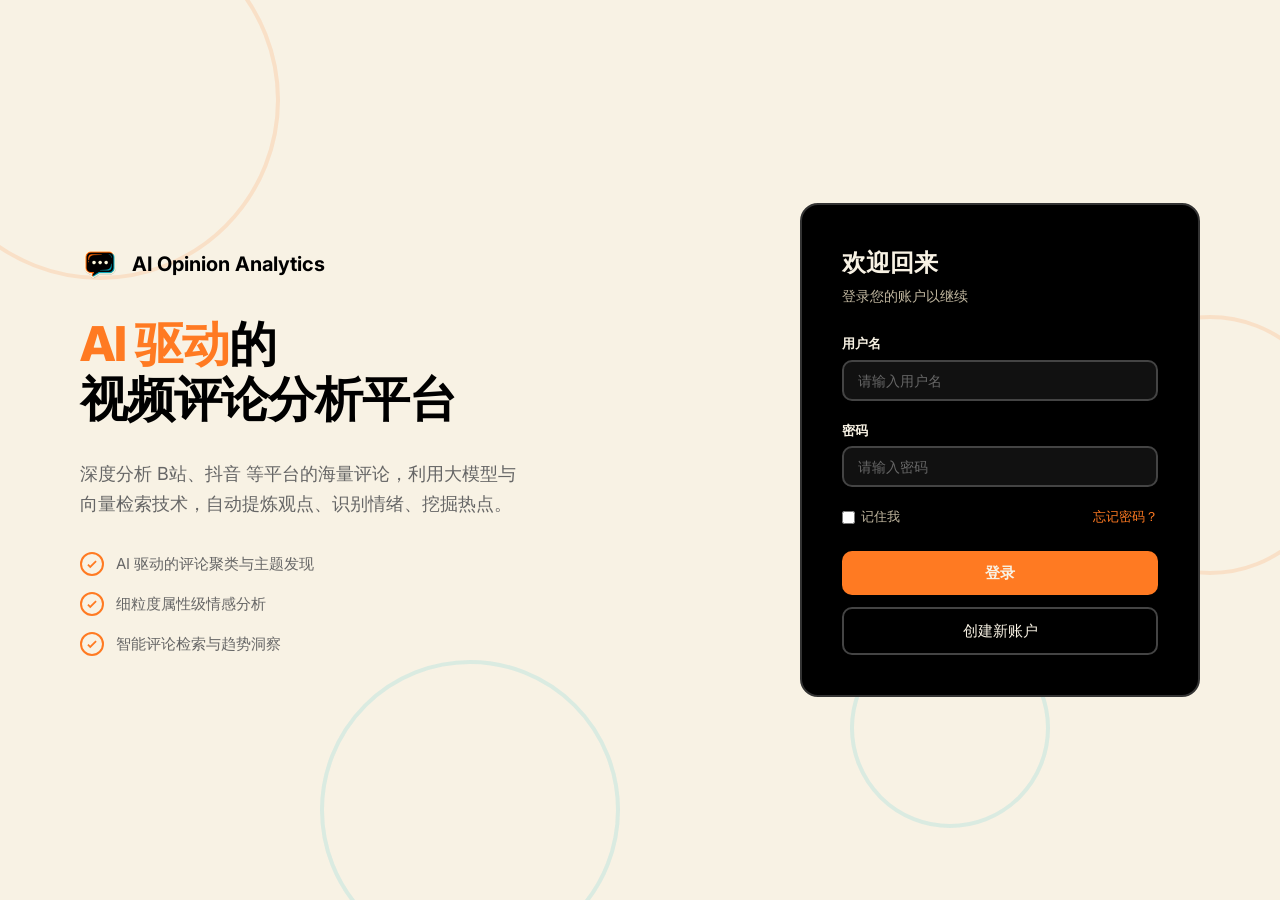
<file: frontend/tracking.html>
<!DOCTYPE html>
<html lang="zh-CN">
<head>
    <meta charset="UTF-8">
    <meta name="viewport" content="width=device-width, initial-scale=1.0">
    <title>实时追踪 — AI Video Opinion Analytics</title>
    <link rel="preconnect" href="https://fonts.googleapis.com">
    <link rel="preconnect" href="https://fonts.gstatic.com" crossorigin>
    <link href="https://fonts.googleapis.com/css2?family=Inter:wght@300;400;500;600;700;800&display=swap" rel="stylesheet">
    <link rel="stylesheet" href="css/style.css">
</head>
<body>

<div id="sidebar-container"></div>

<!-- Main Content -->
<main class="main-content">
    <!-- Header -->
    <header class="top-header">
        <div class="header-left">
            <button class="mobile-menu-btn" onclick="toggleSidebar()" title="菜单">
                <svg width="20" height="20" viewBox="0 0 24 24" fill="none" stroke="currentColor" stroke-width="2"><line x1="3" y1="6" x2="21" y2="6"/><line x1="3" y1="12" x2="21" y2="12"/><line x1="3" y1="18" x2="21" y2="18"/></svg>
            </button>
            <div>
                <h2>实时追踪</h2>
                <div class="greeting">管理正在运行的实时追踪任务</div>
            </div>
        </div>
    </header>

    <!-- Page Content -->
    <div class="page-content active" id="content-tracking">
        <div id="tracking-tasks-container">
            <div style="text-align:center;padding:60px 20px;color:var(--text-secondary-dark);" id="tracking-empty" >
                <svg width="48" height="48" viewBox="0 0 24 24" fill="none" stroke="currentColor" stroke-width="1.5" style="margin-bottom:16px;color:#9CA3AF;"><circle cx="12" cy="12" r="10"/><circle cx="12" cy="12" r="4"/><line x1="12" y1="2" x2="12" y2="6"/></svg>
                <p style="font-size:15px;font-weight:500;">暂无实时追踪任务</p>
                <p style="font-size:13px;margin-top:4px;">在「创建分析」中选择「实时追踪」模式来启动一个追踪任务</p>
                <a href="create-analysis.html" class="btn" style="background:var(--orange);color:var(--cream);margin-top:16px;padding:10px 24px;display:inline-block;">+ 创建分析</a>
            </div>
            <div id="tracking-tasks-list"></div>
        </div>
    </div>
</main>

<script src="js/api.js"></script>
<script src="js/common.js"></script>
<script>
/** 加载并渲染追踪任务列表 */
async function loadTrackingTasks() {
    const empty = document.getElementById('tracking-empty');
    const list = document.getElementById('tracking-tasks-list');

    try {
        const tasks = await api.getTrackingTasks();

        if (!tasks || tasks.length === 0) {
            empty.style.display = 'block';
            list.innerHTML = '';
            return;
        }

        empty.style.display = 'none';

        let html = '';
        for (const t of tasks) {
            html += `
            <div class="chart-card" style="margin-bottom:20px;">
                <div style="display:flex;align-items:center;justify-content:space-between;margin-bottom:16px;">
                    <div style="display:flex;align-items:center;gap:12px;">
                        <div class="tracking-status-row">${t.status === 'active' ? '<span class="tracking-live-dot"></span>追踪中' : '<span style="color:var(--text-secondary);">已停止</span>'}</div>
                        <h3 style="font-size:16px;font-weight:600;">${escapeHtml(t.video_title)}</h3>
                    </div>
                    <div style="display:flex;gap:8px;">
                        <a href="results.html?task_id=${encodeURIComponent(t.task_id)}" class="btn-sm" style="background:var(--orange);color:var(--cream);">查看结果</a>
                        <button class="btn-danger-sm" onclick="stopTracking('${t.tracking_id}')">停止追踪</button>
                    </div>
                </div>
                <div class="video-card-meta" style="margin-bottom:16px;">
                    <span>${getPlatformLabel(t.platform)} · ${escapeHtml(t.author)}</span>
                    <span>分析完成时间: ${t.analysis_finished_at || '—'}</span>
                </div>
                <div style="display:grid;grid-template-columns:repeat(2,1fr);gap:16px;">
                    <div style="background:var(--bg);padding:16px;border-radius:8px;text-align:center;">
                        <div style="font-size:24px;font-weight:800;color:var(--green);">+${(t.new_comments || 0).toLocaleString()}</div>
                        <div style="font-size:11px;color:var(--text-secondary);margin-top:4px;">新增评论</div>
                    </div>
                    <div style="background:var(--bg);padding:16px;border-radius:8px;text-align:center;">
                        <div style="font-size:24px;font-weight:800;color:var(--accent);">${(t.credits_remaining || 0).toLocaleString()}</div>
                        <div style="font-size:11px;color:var(--text-secondary);margin-top:4px;">剩余积分</div>
                    </div>
                </div>
            </div>`;
        }
        list.innerHTML = html;
    } catch (e) {
        console.error('loadTrackingTasks error:', e);
        showError('tracking-tasks-list', '加载追踪任务失败，请重试');
        empty.style.display = 'block';
    }
}

/** 停止指定追踪任务并刷新列表 */
async function stopTracking(trackingId) {
    if (!trackingId) {
        console.error('stopTracking: trackingId is empty');
        return;
    }
    try {
        const result = await api.stopTracking(trackingId);
        console.log('追踪已停止:', result);
        await loadTrackingTasks();
    } catch (e) {
        console.error('stopTracking error:', e);
        alert('停止追踪失败：' + (e.message || '未知错误'));
    }
}

/** 平台枚举 → 中文标签 */
function getPlatformLabel(platform) {
    if (platform === 'bilibili') return 'Bilibili';
    if (platform === 'douyin') return '抖音';
    return platform || '未知平台';
}

/** 防 XSS 的 HTML 转义 */
function escapeHtml(str) {
    if (!str) return '';
    const div = document.createElement('div');
    div.textContent = str;
    return div.innerHTML;
}

// 初始化：加载用户信息后获取追踪任务
let trackingPollTimer = null;
loadSidebar('tracking');
initPage().then(() => {
    loadTrackingTasks();
    // 每 5 秒自动刷新追踪任务列表
    trackingPollTimer = setInterval(loadTrackingTasks, 5000);
});

// 页面离开时清理定时器
window.addEventListener('beforeunload', () => {
    if (trackingPollTimer) clearInterval(trackingPollTimer);
});
</script>
</body>
</html>
</file>
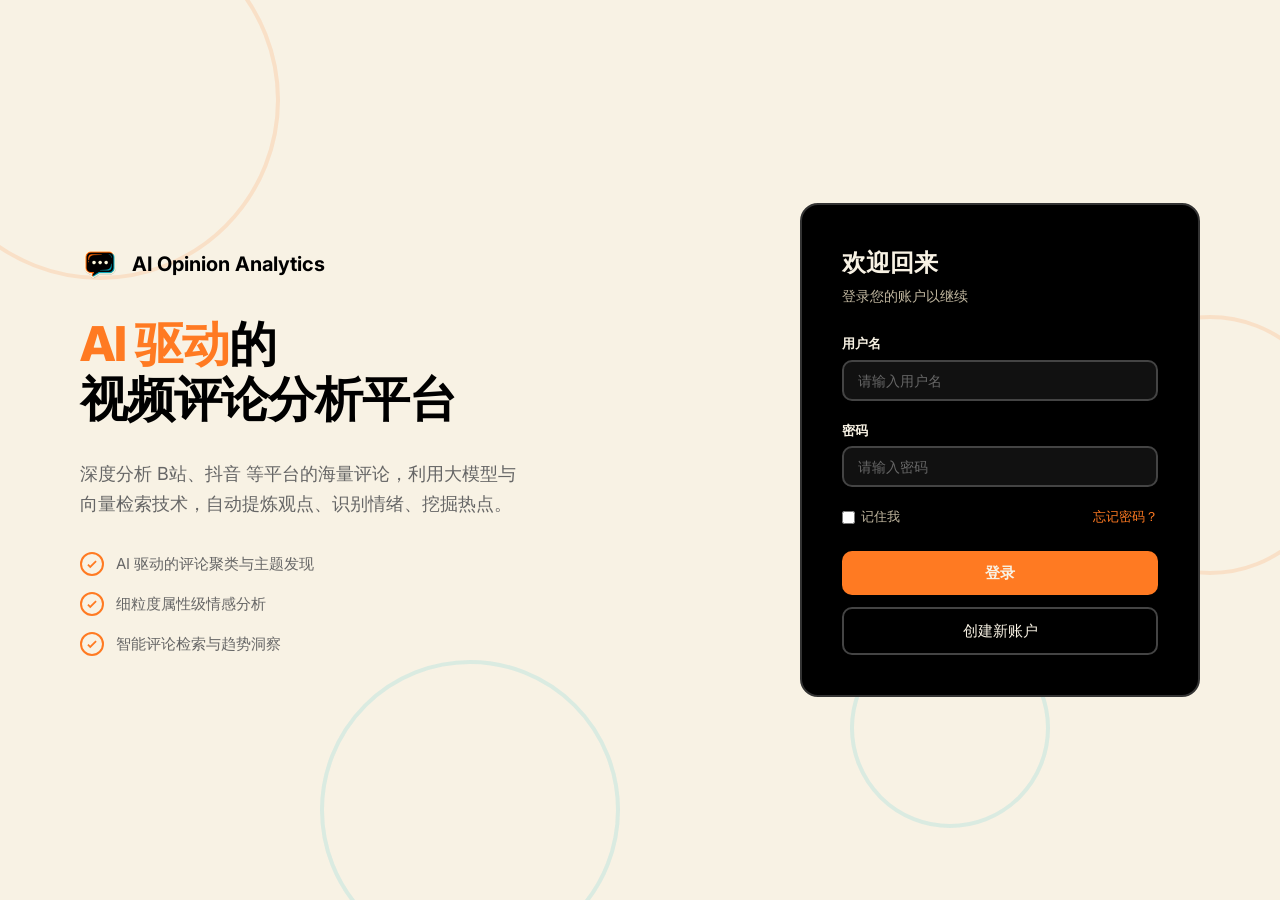
<file: frontend/videos.html>
<!DOCTYPE html>
<html lang="zh-CN">
<head>
    <meta charset="UTF-8">
    <meta name="viewport" content="width=device-width, initial-scale=1.0">
    <title>视频管理 — AI Video Opinion Analytics</title>
    <link rel="preconnect" href="https://fonts.googleapis.com">
    <link rel="preconnect" href="https://fonts.gstatic.com" crossorigin>
    <link href="https://fonts.googleapis.com/css2?family=Inter:wght@300;400;500;600;700;800&display=swap" rel="stylesheet">
    <link rel="stylesheet" href="css/style.css">
</head>
<body>

<div id="sidebar-container"></div>

<!-- Main Content -->
<main class="main-content">
    <!-- Header -->
    <header class="top-header">
        <div class="header-left">
            <button class="mobile-menu-btn" onclick="toggleSidebar()" title="菜单">
                <svg width="20" height="20" viewBox="0 0 24 24" fill="none" stroke="currentColor" stroke-width="2"><line x1="3" y1="6" x2="21" y2="6"/><line x1="3" y1="12" x2="21" y2="12"/><line x1="3" y1="18" x2="21" y2="18"/></svg>
            </button>
            <div>
                <h2>视频管理</h2>
                <div class="greeting">管理已添加的分析视频</div>
            </div>
        </div>
    </header>

    <!-- Page Content -->
    <div class="page-content active" id="content-videos">
        <div class="video-grid" id="video-grid"></div>
    </div>
</main>

<script src="js/api.js?v=2"></script>
<script src="js/common.js?v=2"></script>
<script>
/** 加载视频列表网格 */
async function loadVideos() {
    const grid = document.getElementById('video-grid');

    try {
        showLoading('video-grid');
        const data = await api.getVideos(1, 20);

        if (!data || !data.items || data.items.length === 0) {
            showEmpty('video-grid', '暂无视频', '🎬');
            return;
        }

        let html = '';
        for (const v of data.items) {
            const platformBadge = getPlatformBadge(v.platform);
            const statusLabel = getStatusLabel(v.status);
            const statusClass = getStatusClass(v.status);
            const coverTitle = v.title || v.video_id;
            const subtitle = v.last_analysis_date
                ? '最后分析: ' + v.last_analysis_date
                : '';

            const videoUrl = v.url || buildVideoUrl(v.platform, v.platform_video_id) || '';
            const cardOnClick = getCardOnClick(v);
            html += `
            <div class="video-card" onclick="${cardOnClick}">
                <div class="video-card-cover" style="background:var(--cover-bg, #111);overflow:hidden;">
                    ${v.cover_url ? '<img src="' + escapeHtml(v.cover_url) + '" alt="" style="width:100%;height:100%;object-fit:cover;" onerror="this.style.display=\'none\'">' : '<span style="color:var(--text-secondary);font-size:13px;">' + escapeHtml(coverTitle) + '</span>'}
                    ${platformBadge}
                    ${v.status === 'tracking' ? '<span class="tracking-status-row" style="position:absolute;top:10px;right:10px;"><span class="tracking-live-dot"></span>追踪中</span>' : ''}
                </div>
                <div class="video-card-body">
                    <h4>${escapeHtml(v.title)}</h4>
                    <div class="video-card-meta">
                        <span>${escapeHtml(v.author)}</span>
                        <span>${(v.comment_count || 0).toLocaleString()} 评论</span>
                    </div>
                    ${subtitle || v.new_comments_since_tracking ? '<div class="video-card-meta" style="margin-top:4px;"><span>' + escapeHtml(v.publish_date || '') + '</span><span>' + (v.new_comments_since_tracking ? '追踪中 · 新增+' + v.new_comments_since_tracking : escapeHtml(subtitle)) + '</span></div>' : ''}
                    <span class="video-card-status ${statusClass}">${statusLabel.text}</span>
                </div>
            </div>`;
        }
        grid.innerHTML = html;
    } catch (e) {
        console.error('loadVideos error:', e);
        showError('video-grid', '加载视频列表失败，请重试');
    }
}

/** 平台枚举 → 平台徽章 HTML */
function getPlatformBadge(platform) {
    if (platform === 'bilibili') return '<span class="platform-badge bilibili">B站</span>';
    if (platform === 'douyin') return '<span class="platform-badge douyin">抖音</span>';
    return '';
}

/** 分析状态 → { text, cls } */
function getStatusLabel(status) {
    switch (status) {
        case 'tracking': return { text: '实时追踪中', cls: 'tracking' };
        case 'analyzed': return { text: '已分析', cls: 'analyzed' };
        case 'analyzing': return { text: '分析中', cls: 'pending' };
        case 'pending': return { text: '待分析', cls: 'pending' };
        default: return { text: status || '—', cls: '' };
    }
}

/** 分析状态 → CSS 类名 */
function getStatusClass(status) {
    switch (status) {
        case 'tracking': return 'tracking';
        case 'analyzed': return 'analyzed';
        case 'analyzing': return 'pending';
        case 'pending': return 'pending';
        default: return '';
    }
}

/** 根据平台和视频ID构造可访问的视频URL */
function buildVideoUrl(platform, platformVideoId) {
  if (!platformVideoId) return '';
  if (platform === 'bilibili') return 'https://www.bilibili.com/video/' + platformVideoId;
  if (platform === 'douyin') return 'https://www.douyin.com/video/' + platformVideoId;
  return '';
}

/** 根据视频分析状态决定点击跳转目标 */
function getCardOnClick(v) {
    const videoUrl = v.url || buildVideoUrl(v.platform, v.platform_video_id) || '';
    if (v.status === 'pending' && videoUrl) {
        return "goToCreateAnalysis('" + encodeURIComponent(videoUrl) + "')";
    }
    if (v.status === 'analyzing') {
        return "goToPipeline('" + (v.task_id || '') + "')";
    }
    if (v.task_id) {
        return "goToResults('" + encodeURIComponent(v.task_id) + "')";
    }
    return '';
}

/** 跳转到创建分析页面（带视频URL） */
function goToCreateAnalysis(url) { window.location.href = 'create-analysis.html?url=' + encodeURIComponent(url); }

/** 跳转到分析结果页面 */
function goToResults(taskId) { window.location.href = 'results.html?task_id=' + encodeURIComponent(taskId); }

/** 跳转到实时分析 Pipeline 页面 */
function goToPipeline(taskId) {
    if (taskId) sessionStorage.setItem('analysisTaskId', taskId);
    window.location.href = 'pipeline.html?task_id=' + encodeURIComponent(taskId);
}

/** 防 XSS 的 HTML 转义 */
function escapeHtml(str) {
    if (!str) return '';
    const div = document.createElement('div');
    div.textContent = str;
    return div.innerHTML;
}

// 初始化：加载用户信息后获取视频列表
loadSidebar('videos');
initPage().then(() => loadVideos());
</script>
</body>
</html>
</file>
<file: frontend/css/style.css>
/* ============================================================
   CSS DESIGN TOKENS & RESET
   ============================================================ */
:root {
  /* === Retro Flat Sticker Palette === */
  --cream: #F8F2E4;          /* Page bg, light text, icon dots */
  --black: #000000;           /* Card surfaces, nav, dark base */
  --orange: #FF7A22;          /* Primary accent, warm outline */
  --cyan: #00B4CC;            /* Secondary accent, cool outline */
  --orange-hover: #E0681A;
  --cyan-hover: #009AAD;
  --orange-light: #FFF0E6;
  --cyan-light: #E6F8FB;
  /* Aliases for compatibility */
  --bg: var(--cream);
  --surface: var(--black);
  --text: #F8F2E4;
  --text-dark: #000000;
  --text-secondary: #BFB59E;
  --text-secondary-dark: #666666;
  --border: #FF7A22;
  --border-cyan: #00B4CC;
  --hover: #1A1A1A;
  --accent: #FF7A22;
  --accent-cyan: #00B4CC;
  --accent-hover: #E0681A;
  --accent-light: #FFF0E6;
  --green: #00B4CC;
  --green-light: #E6F8FB;
  --red: #FF7A22;
  --red-light: #FFF0E6;
  --yellow: #FF7A22;
  --yellow-light: #FFF0E6;
  --sidebar-w: 240px;
  --header-h: 64px;
  --radius-sm: 10px;
  --radius: 14px;
  --radius-lg: 18px;
  --radius-xl: 24px;
  /* Flat — no shadows, no blur, no gradient */
  --transition: 0.2s cubic-bezier(0.4, 0, 0.2, 1);
  --transition-slow: 0.35s cubic-bezier(0.4, 0, 0.2, 1);
}

*, *::before, *::after { box-sizing: border-box; margin: 0; padding: 0; }

html { font-size: 16px; -webkit-font-smoothing: antialiased; -moz-osx-font-smoothing: grayscale; }

body {
  font-family: 'Inter', -apple-system, BlinkMacSystemFont, 'Segoe UI', sans-serif;
  background: var(--cream);
  color: var(--text-dark);
  line-height: 1.5;
  overflow-x: hidden;
  min-height: 100vh;
}

a { color: inherit; text-decoration: none; }
button { font-family: inherit; cursor: pointer; border: none; outline: none; }
input, select, textarea { font-family: inherit; }

/* ============================================================
   UTILITY CLASSES
   ============================================================ */
.flex { display: flex; }
.flex-col { flex-direction: column; }
.items-center { align-items: center; }
.justify-center { justify-content: center; }
.justify-between { justify-content: space-between; }
.gap-4 { gap: 16px; }
.gap-6 { gap: 24px; }
.gap-8 { gap: 32px; }
.text-center { text-align: center; }

/* ============================================================
   PAGE CONTAINER
   ============================================================ */
.page {
  display: none;
  width: 100%;
  min-height: 100vh;
}
.page.active { display: flex; }

/* ============================================================
   LOGIN PAGE
   ============================================================ */
.login-page {
  position: relative;
  min-height: 100vh;
  background: var(--cream);
  overflow: hidden;
}

/* Flat solid circles */
.solid-circle {
  position: absolute;
  border-radius: 50%;
  pointer-events: none;
  border: 4px solid;
}
.solid-circle-1 { width: 360px; height: 360px; border-color: var(--orange); top: -80px; left: -80px; opacity: 0.15; }
.solid-circle-2 { width: 300px; height: 300px; border-color: var(--cyan); bottom: -60px; left: 25%; opacity: 0.12; }
.solid-circle-3 { width: 260px; height: 260px; border-color: var(--orange); top: 35%; right: -60px; opacity: 0.15; }
.solid-circle-4 { width: 200px; height: 200px; border-color: var(--cyan); bottom: 8%; right: 18%; opacity: 0.12; }

.login-container {
  position: relative; z-index: 1;
  display: flex; width: 100%; max-width: 1200px; margin: auto;
  min-height: 100vh; align-items: center; padding: 40px; gap: 60px;
}

/* Left side — hero */
.login-hero { flex: 1; display: flex; flex-direction: column; gap: 32px; }
.login-logo { display: flex; align-items: center; gap: 12px; font-size: 20px; font-weight: 700; color: var(--text-dark); }
.login-logo img { width: 40px; height: 40px; }
.login-hero h1 { font-size: 48px; font-weight: 800; line-height: 1.15; letter-spacing: -0.02em; color: var(--text-dark); }
.login-hero h1 span { color: var(--orange); }
.login-hero .subtitle { font-size: 18px; color: var(--text-secondary-dark); line-height: 1.7; max-width: 440px; }
.login-features { display: flex; flex-direction: column; gap: 16px; }
.login-feature { display: flex; align-items: center; gap: 12px; font-size: 15px; color: var(--text-secondary-dark); }
.login-feature .check { width: 24px; height: 24px; border-radius: 50%; border: 2px solid var(--orange); display: flex; align-items: center; justify-content: center; flex-shrink: 0; }
.login-feature .check svg { width: 14px; height: 14px; color: var(--orange); }


/* Right side — login card */
.login-card-wrapper { width: 400px; flex-shrink: 0; }
.login-card { background: var(--black); border-radius: var(--radius-lg); padding: 40px; border: 2px solid #333; color: var(--text); }
.login-card h2 { font-size: 24px; font-weight: 700; margin-bottom: 4px; }
.login-card .card-subtitle { font-size: 14px; color: var(--text-secondary); margin-bottom: 28px; }
.form-group { margin-bottom: 20px; }
.form-group label { display: block; font-size: 13px; font-weight: 600; margin-bottom: 6px; color: var(--text); }
.form-group input { width: 100%; padding: 10px 14px; border: 2px solid #444; border-radius: var(--radius-sm); font-size: 14px; color: var(--text); background: #111; transition: all var(--transition); }
.form-group input:focus { border-color: var(--orange); background: var(--black); }
.form-group input::placeholder { color: #666; }
.form-options { display: flex; justify-content: space-between; align-items: center; margin-bottom: 24px; font-size: 13px; }
.form-options label { display: flex; align-items: center; gap: 6px; color: var(--text-secondary); cursor: pointer; }
.form-options a { color: var(--orange); font-weight: 500; }
.form-options a:hover { color: var(--cyan); }
.btn { display: inline-flex; align-items: center; justify-content: center; gap: 8px; padding: 11px 24px; border-radius: var(--radius-sm); font-size: 14px; font-weight: 600; transition: all var(--transition); white-space: nowrap; border: 2px solid #333; }
.btn-primary { width: 100%; background: var(--orange); color: var(--cream); padding: 12px 24px; border-radius: var(--radius-sm); font-size: 15px; font-weight: 600; transition: all var(--transition); border: none; }
.btn-primary:hover { background: #E0681A; }
.btn-primary:active { transform: scale(0.98); }
.btn-secondary { width: 100%; background: var(--black); color: var(--text); border: 2px solid #444; padding: 12px 24px; border-radius: var(--radius-sm); font-size: 15px; font-weight: 500; margin-top: 12px; transition: all var(--transition); }
.btn-secondary:hover { border-color: var(--orange); }



/* ============================================================
   APP SHELL
   ============================================================ */
.app-page { min-height: 100vh; background: var(--cream); }

/* Sidebar */
.sidebar { position: fixed; top: 0; left: 0; bottom: 0; width: var(--sidebar-w); background: var(--black); border-right: 1px solid #333; display: flex; flex-direction: column; z-index: 100; transition: transform var(--transition-slow); }
.sidebar-logo { display: flex; align-items: center; gap: 10px; padding: 18px 20px; font-weight: 700; font-size: 16px; border-bottom: 1px solid #333; color: var(--cream); }
.sidebar-logo img { width: 32px; height: 32px; }
.sidebar-nav { flex: 1; padding: 12px 12px; display: flex; flex-direction: column; gap: 2px; }
.nav-item { display: flex; align-items: center; gap: 10px; padding: 10px 12px; border-radius: var(--radius-sm); font-size: 14px; font-weight: 500; color: var(--text-secondary); transition: all var(--transition); cursor: pointer; border: none; background: none; width: 100%; text-align: left; }
.nav-item:hover { background: var(--hover); color: var(--cream); }
.nav-item.active { background: #1A1A1A; color: var(--orange); font-weight: 600; border-left: 3px solid var(--orange); }
.nav-item svg { width: 20px; height: 20px; flex-shrink: 0; }
.nav-section { font-size: 11px; font-weight: 600; color: var(--orange); text-transform: uppercase; letter-spacing: 0.05em; padding: 16px 12px 6px; }
.sidebar-footer { padding: 12px; border-top: 1px solid #333; }
.sidebar-user { display: flex; align-items: center; gap: 10px; padding: 8px 12px; border-radius: var(--radius-sm); cursor: pointer; transition: all var(--transition); }
.sidebar-user:hover { background: var(--hover); }
.sidebar-avatar { width: 36px; height: 36px; border-radius: 50%; background: var(--orange); display: flex; align-items: center; justify-content: center; color: var(--cream); font-weight: 700; font-size: 14px; flex-shrink: 0; }
.sidebar-user-info { flex: 1; min-width: 0; }
.sidebar-user-name { font-size: 13px; font-weight: 600; color: var(--cream); }
.sidebar-user-role { font-size: 11px; color: var(--text-secondary); }
.logout-btn { display: flex; align-items: center; gap: 8px; padding: 8px 12px; border-radius: var(--radius-sm); font-size: 13px; font-weight: 500; color: var(--text-secondary); background: none; border: none; width: 100%; cursor: pointer; transition: all var(--transition); margin-top: 4px; }
.logout-btn:hover { color: var(--orange); }
.logout-btn svg { width: 16px; height: 16px; }

/* Main Content Area */
.main-content { margin-left: var(--sidebar-w); width: calc(100% - var(--sidebar-w)); min-height: 100vh; display: flex; flex-direction: column; }

/* Header */
.top-header { position: sticky; top: 0; z-index: 50; background: var(--cream); padding: 20px 32px; display: flex; align-items: center; justify-content: space-between; border-bottom: 1px solid #E0D9CC; }
.header-left h2 { font-size: 24px; font-weight: 700; margin-bottom: 2px; color: var(--text-dark); }
.header-left .greeting { font-size: 13px; color: var(--text-secondary-dark); }
.header-stats { display: flex; gap: 24px; }
.header-stat { text-align: center; }
.header-stat .val { font-size: 20px; font-weight: 700; color: var(--orange); }
.header-stat .lbl { font-size: 11px; color: var(--text-secondary-dark); }
.mobile-menu-btn { display: none; width: 40px; height: 40px; align-items: center; justify-content: center; border-radius: var(--radius-sm); background: var(--cream); border: 2px solid var(--text-dark); cursor: pointer; }

/* Page content area */
.page-content { flex: 1; padding: 24px 32px 48px; display: block; }

/* ============================================================
   COMPONENTS — Cards
   ============================================================ */
.stat-cards { display: grid; grid-template-columns: repeat(4, 1fr); gap: 20px; margin-bottom: 28px; }
.stat-card { background: var(--black); border-radius: var(--radius); padding: 20px 24px; border: 1px solid #333; transition: all var(--transition); cursor: default; display: flex; flex-direction: column; gap: 8px; }
.stat-card:hover { border-color: var(--orange); transform: translateY(-2px); }
.stat-card-header { display: flex; align-items: center; justify-content: space-between; }
.stat-card-label { font-size: 13px; color: var(--text-secondary); font-weight: 500; }
.stat-card-icon { width: 40px; height: 40px; border-radius: var(--radius-sm); display: flex; align-items: center; justify-content: center; }
.stat-card-icon.blue { color: var(--cyan); }
.stat-card-icon.green { color: var(--cyan); }
.stat-card-icon.purple { color: var(--orange); }
.stat-card-icon.yellow { color: var(--orange); }
.stat-card-icon svg { width: 20px; height: 20px; }
.stat-card-value { font-size: 28px; font-weight: 800; letter-spacing: -0.02em; color: var(--cream); }
.stat-card-change { font-size: 12px; font-weight: 600; display: flex; align-items: center; gap: 4px; color: var(--text-secondary); }
.stat-card-change.up { color: var(--cyan); }
.stat-card-change.down { color: var(--orange); }

/* Chart cards */
.chart-row { display: grid; grid-template-columns: 2fr 1fr; gap: 20px; margin-bottom: 28px; }
.chart-row-equal { display: grid; grid-template-columns: 1fr 1fr; gap: 20px; margin-bottom: 28px; }
.chart-card { background: var(--black); border-radius: var(--radius); padding: 24px; border: 1px solid #333; color: var(--cream); }
.chart-card-header { display: flex; align-items: center; justify-content: space-between; margin-bottom: 16px; }
.chart-card-header h3 { font-size: 16px; font-weight: 600; color: var(--cream); }
.chart-badge { padding: 4px 10px; border-radius: 20px; font-size: 11px; font-weight: 600; border: 1px solid var(--cyan); color: var(--cyan); }
.chart-wrap { position: relative; width: 100%; }
.chart-wrap canvas { width: 100% !important; }

/* ============================================================
   COMPONENTS — Wizard
   ============================================================ */
.wizard-container { width: 100%; }
.step-indicator { display: flex; align-items: center; justify-content: center; gap: 0; margin-bottom: 40px; }
.step-circle {
  width: 36px; height: 36px; border-radius: 50%; display: flex; align-items: center;
  justify-content: center; font-size: 14px; font-weight: 700;
  border: 2px solid var(--text-dark); color: var(--text-dark);
  background: var(--cream); transition: all var(--transition);
}
.step-circle.done { background: var(--text-dark); color: var(--cream); border-color: var(--text-dark); }
.step-circle.current { background: var(--orange); color: var(--cream); border-color: var(--orange); }
.step-line { width: 60px; height: 2px; background: var(--text-dark); margin: 0 8px; transition: all var(--transition); }
.step-line.done { background: var(--orange); }
.step-label { font-size: 12px; font-weight: 500; color: var(--text-secondary-dark); text-align: center; margin-top: 6px; }
.step-label.active { color: var(--orange); font-weight: 600; }
.step-label.done { color: var(--orange); }
.wizard-step { display: none; }
.wizard-step.active { display: block; animation: fadeSlideIn 0.35s ease; }

/* Platform cards */
.platform-cards { display: grid; grid-template-columns: 1fr 1fr; gap: 20px; }
.platform-card { background: var(--black); border: 2px solid #333; border-radius: var(--radius-lg); padding: 32px 24px; text-align: center; cursor: pointer; transition: all var(--transition); position: relative; color: var(--cream); }
.platform-card:hover { border-color: var(--orange); transform: translateY(-2px); }
.platform-card.selected { border-color: var(--orange); }
.platform-card .check-badge { position: absolute; top: 12px; right: 12px; width: 28px; height: 28px; border-radius: 50%; background: var(--orange); color: var(--cream); display: none; align-items: center; justify-content: center; }
.platform-card.selected .check-badge { display: flex; }
.platform-card .platform-logo { width: 64px; height: 64px; border-radius: var(--radius); margin: 0 auto 16px; display: flex; align-items: center; justify-content: center; font-size: 28px; font-weight: 800; }
.platform-card .platform-logo.bilibili { background: var(--orange); color: var(--cream); }
.platform-card .platform-logo.douyin { background: var(--cyan); color: var(--black); }
.platform-card h4 { font-size: 18px; margin-bottom: 4px; color: var(--cream); }
.platform-card p { font-size: 13px; color: var(--text-secondary); }

/* Search area */
.search-tabs { display: flex; gap: 4px; margin-bottom: 20px; background: var(--text-dark); border-radius: var(--radius-sm); padding: 4px; }
.search-tab { padding: 8px 16px; border-radius: 6px; font-size: 13px; font-weight: 500; color: var(--text-secondary); background: none; border: none; cursor: pointer; transition: all var(--transition); }
.search-tab.active { background: var(--black); color: var(--cream); }
.search-input-row { display: flex; gap: 12px; }
.search-input-row input { flex: 1; padding: 10px 14px; border: 2px solid var(--text-dark); border-radius: var(--radius-sm); font-size: 14px; background: var(--cream); transition: all var(--transition); }
.search-input-row input:focus { border-color: var(--orange); }

/* Video result table */
.video-result-table { width: 100%; border-collapse: collapse; background: var(--black); border-radius: var(--radius); overflow: hidden; border: 1px solid #333; }
.video-result-table th { text-align: left; padding: 12px 16px; font-size: 12px; font-weight: 600; color: var(--orange); text-transform: uppercase; letter-spacing: 0.05em; background: #111; border-bottom: 1px solid #333; }
.video-result-table td { padding: 12px 16px; font-size: 14px; border-bottom: 1px solid #333; vertical-align: middle; color: var(--cream); }
.video-result-table tr:last-child td { border-bottom: none; }
.video-result-table tr:hover td { background: var(--hover); }
.video-cover { width: 80px; height: 50px; border-radius: 4px; background: var(--hover); object-fit: cover; }
.td-title { max-width: 320px; overflow: hidden; text-overflow: ellipsis; white-space: nowrap; }
.btn-sm { padding: 6px 14px; border-radius: 6px; font-size: 12px; font-weight: 600; background: var(--black); color: var(--cream); border: 1px solid var(--orange); transition: all var(--transition); cursor: pointer; }
.btn-sm:hover { background: var(--orange); }
.btn-sm.selected-btn { background: var(--cyan); border-color: var(--cyan); color: var(--black); }

/* Parameter selectors */
.param-group { margin-bottom: 28px; }
.param-group h4 { font-size: 15px; font-weight: 600; margin-bottom: 12px; color: var(--text-dark); }
.param-options { display: flex; gap: 10px; flex-wrap: wrap; }
.param-option { padding: 10px 20px; border-radius: var(--radius-sm); font-size: 14px; font-weight: 500; background: var(--cream); border: 2px solid var(--text-dark); cursor: pointer; transition: all var(--transition); color: var(--text-dark); }
.param-option:hover { border-color: var(--orange); }
.param-option.selected { background: var(--black); color: var(--cream); border-color: var(--orange); }

/* Segmented control — pill-shaped mode toggle, visually distinct from param-option */
.segment-control { display: flex; gap: 0; margin-bottom: 4px; }
.segment-btn { padding: 12px 28px; font-size: 14px; font-weight: 600; background: var(--cream); border: 2px solid var(--text-dark); cursor: pointer; transition: all var(--transition); color: var(--text-dark); }
.segment-btn:first-child { border-radius: 999px 0 0 999px; }
.segment-btn:last-child { border-radius: 0 999px 999px 0; }
.segment-btn + .segment-btn { margin-left: -2px; }
.segment-btn:hover { border-color: var(--orange); }
.segment-btn.selected { background: var(--black); color: var(--cream); border-color: var(--orange); z-index: 1; position: relative; }

/* Analysis mode cards */
.mode-cards { display: grid; grid-template-columns: 1fr 1fr; gap: 20px; margin-top: 8px; }
.mode-card { background: var(--black); border: 2px solid #333; border-radius: var(--radius-lg); padding: 28px 24px; cursor: pointer; transition: all var(--transition); position: relative; text-align: left; display: flex; flex-direction: column; gap: 10px; color: var(--cream); }
.mode-card:hover { border-color: var(--orange); }
.mode-card.selected { border: 3px solid var(--orange); transform: scale(1.02); }
.mode-cards:has(.selected) .mode-card:not(.selected) { opacity: 0.7; transform: scale(0.97); }
.mode-card .mode-icon { width: 48px; height: 48px; border-radius: var(--radius); display: flex; align-items: center; justify-content: center; font-size: 22px; }
.mode-card .mode-icon.tracking { border: 2px solid var(--orange); }
.mode-card .mode-icon.normal { border: 2px solid var(--cyan); }
.mode-card h4 { font-size: 16px; font-weight: 600; margin: 0; color: var(--cream); }
.mode-card p { font-size: 13px; color: var(--text-secondary); line-height: 1.6; margin: 0; }
.mode-card .mode-badge { display: inline-flex; align-items: center; gap: 6px; padding: 3px 10px; border-radius: 12px; font-size: 11px; font-weight: 600; }
.mode-card .mode-badge.tracking { border: 1px solid var(--orange); color: var(--orange); }
.mode-card .mode-badge.normal { border: 1px solid var(--cyan); color: var(--cyan); }
.mode-card .mode-features { display: flex; flex-direction: column; gap: 4px; margin-top: 2px; }
.mode-card .mode-feature { font-size: 12px; color: var(--text-secondary); display: flex; align-items: center; gap: 6px; }
.mode-card .mode-feature::before { content: '•'; color: var(--orange); font-weight: bold; }

/* Wizard summary */
.wizard-summary { background: var(--black); border: 1px solid #333; border-radius: var(--radius); padding: 24px; color: var(--cream); }
.summary-row { display: flex; padding: 8px 0; border-bottom: 1px solid #333; font-size: 14px; }
.summary-row:last-child { border-bottom: none; }
.summary-row .label { color: var(--text-secondary); width: 120px; flex-shrink: 0; }
.summary-row .value { font-weight: 500; color: var(--cream); }
.btn-lg { padding: 14px 40px; border-radius: var(--radius-sm); font-size: 16px; font-weight: 700; background: var(--orange); color: var(--cream); border: none; transition: all var(--transition); cursor: pointer; }
.btn-lg:hover { background: #E0681A; transform: translateY(-2px); }
.wizard-nav { display: flex; justify-content: space-between; margin-top: 24px; }
.btn-outline { padding: 10px 24px; border-radius: var(--radius-sm); font-size: 14px; font-weight: 600; background: var(--cream); color: var(--text-dark); border: 2px solid var(--text-dark); transition: all var(--transition); cursor: pointer; }
.btn-outline:hover { border-color: var(--orange); }

/* ============================================================
   PIPELINE PAGE
   ============================================================ */
.pipeline-layout { display: grid; grid-template-columns: 1fr 360px; gap: 24px; max-width: 1100px; margin: 0 auto; }
.pipeline-main { display: flex; flex-direction: column; gap: 24px; }
.progress-section { background: var(--black); border: 1px solid #333; border-radius: var(--radius); padding: 24px; color: var(--cream); }
.progress-header { display: flex; justify-content: space-between; align-items: center; margin-bottom: 12px; }
.progress-header h3 { font-size: 16px; font-weight: 600; color: var(--cream); }
.progress-pct { font-size: 24px; font-weight: 800; color: var(--orange); }
.progress-bar-track { height: 6px; background: #333; border-radius: 3px; overflow: hidden; margin-bottom: 4px; }
.progress-bar-fill { height: 100%; background: var(--orange); border-radius: 3px; transition: width 0.5s ease; width: 0%; }
.progress-hint { font-size: 12px; color: var(--text-secondary); }
.pipeline-steps { background: var(--black); border: 1px solid #333; border-radius: var(--radius); padding: 24px; color: var(--cream); }
.pipeline-step { display: flex; align-items: flex-start; gap: 14px; padding: 16px 0; border-bottom: 1px solid #333; position: relative; }
.pipeline-step:last-child { border-bottom: none; }
.pipeline-step .step-connector { position: absolute; left: 16px; top: 48px; bottom: 0; width: 2px; }
.pipeline-step:last-child .step-connector { display: none; }
.pipeline-step .step-icon { width: 34px; height: 34px; border-radius: 50%; display: flex; align-items: center; justify-content: center; flex-shrink: 0; position: relative; z-index: 1; transition: all var(--transition); border: 2px solid; }
.step-icon.waiting { background: #1A1A1A; color: #555; border-color: #333; }
.step-icon.running { background: var(--black); color: var(--orange); border-color: var(--orange); animation: pulse 1.5s infinite; }
.step-icon.done { background: #1A1A1A; color: var(--cyan); border-color: var(--cyan); }
.step-detail h4 { font-size: 14px; font-weight: 600; margin-bottom: 2px; color: var(--cream); }
.step-detail .step-status { font-size: 12px; font-weight: 500; }
.step-status.waiting { color: #555; }
.step-status.running { color: var(--orange); }
.step-status.done { color: var(--cyan); }
.step-connector.waiting { background: #333; }
.step-connector.running { background: linear-gradient(to bottom, var(--orange), #333); }
.step-connector.done { background: var(--cyan); }

/* Log panel */
.log-panel { background: var(--black); border: 1px solid #333; border-radius: var(--radius); padding: 20px; color: var(--cyan); font-family: 'SF Mono', 'Fira Code', 'Cascadia Code', monospace; font-size: 12px; height: 520px; overflow-y: auto; }
.log-panel .log-header { font-size: 11px; font-weight: 600; color: var(--orange); text-transform: uppercase; letter-spacing: 0.05em; margin-bottom: 8px; padding-bottom: 8px; border-bottom: 1px solid #333; }
.log-entry { display: flex; gap: 10px; padding: 3px 0; animation: fadeSlideIn 0.3s ease; }
.log-time { color: #555; flex-shrink: 0; }
.log-msg.success { color: var(--cyan); }
.log-msg.info { color: var(--orange); }
.log-msg.warn { color: var(--cream); }

/* ============================================================
   TRACKING
   ============================================================ */
.tracking-live-dot { width: 10px; height: 10px; border-radius: 50%; background: var(--orange); display: inline-block; animation: pulse 1.5s infinite; margin-right: 4px; }
.tracking-info-bar { background: var(--black); border: 1px solid #333; border-radius: var(--radius); padding: 14px 20px; margin-bottom: 20px; display: flex; align-items: center; justify-content: space-between; flex-wrap: wrap; gap: 12px; color: var(--cream); }
.tracking-info-left { display: flex; align-items: center; gap: 16px; flex-wrap: wrap; }
.tracking-info-item { display: flex; align-items: center; gap: 6px; font-size: 13px; }
.tracking-info-item .label { color: var(--text-secondary); }
.tracking-info-item .val { font-weight: 700; color: var(--cream); }
.tracking-credits-bar { display: flex; align-items: center; gap: 8px; }
.tracking-credits-fill { width: 100px; height: 6px; background: #333; border-radius: 3px; overflow: hidden; }
.tracking-credits-inner { height: 100%; background: var(--orange); border-radius: 3px; transition: width 0.5s ease; }
.btn-danger-sm { padding: 6px 14px; border-radius: 6px; font-size: 12px; font-weight: 600; background: var(--black); color: var(--orange); border: 1px solid var(--orange); cursor: pointer; transition: all var(--transition); }
.btn-danger-sm:hover { background: var(--orange); color: var(--cream); }
.tracking-status-row { display: flex; align-items: center; gap: 8px; padding: 4px 12px; background: #1A1A1A; border-radius: 16px; font-size: 12px; font-weight: 600; color: var(--orange); border: 1px solid var(--orange); }
.video-card-status.tracking { background: #1A1A1A; color: var(--orange); border: 1px solid var(--orange); }
.mode-tag { display: inline-flex; align-items: center; gap: 4px; padding: 2px 8px; border-radius: 10px; font-size: 11px; font-weight: 600; }
.mode-tag.tracking { border: 1px solid var(--orange); color: var(--orange); }
.mode-tag.normal { border: 1px solid var(--cyan); color: var(--cyan); }

/* ============================================================
   RESULTS PAGE (TABS)
   ============================================================ */
.tabs-nav { display: flex; gap: 0; border-bottom: 2px solid #E0D9CC; margin-bottom: 24px; }
.tab-btn { padding: 10px 20px; font-size: 14px; font-weight: 500; color: var(--text-secondary-dark); background: none; border: none; border-bottom: 2px solid transparent; margin-bottom: -2px; cursor: pointer; transition: all var(--transition); }
.tab-btn:hover { color: var(--text-dark); }
.tab-btn.active { color: var(--orange); border-bottom-color: var(--orange); }
.tab-panel { display: none; animation: fadeSlideIn 0.3s ease; }
.tab-panel.active { display: block; }

/* Results overview */
.results-summary { display: grid; grid-template-columns: repeat(5, 1fr); gap: 16px; margin-bottom: 28px; }
.result-stat { background: var(--black); border: 1px solid #333; border-radius: var(--radius); padding: 20px; text-align: center; }
.result-stat .num { font-size: 28px; font-weight: 800; letter-spacing: -0.02em; color: var(--cream); }
.result-stat .lbl { font-size: 12px; color: var(--text-secondary); margin-top: 4px; }
.result-stat.positive .num { color: var(--cyan); }
.result-stat.negative .num { color: var(--orange); }
.result-stat.neutral .num { color: var(--cream); }

/* Topic split */
.topic-split { display: grid; grid-template-columns: 320px 1fr; gap: 24px; }
.topic-list-panel { background: var(--black); border: 1px solid #333; border-radius: var(--radius); overflow: hidden; }
.topic-list-item { padding: 14px 18px; border-bottom: 1px solid #333; cursor: pointer; transition: all var(--transition); display: flex; justify-content: space-between; align-items: center; }
.topic-list-item:hover { background: var(--hover); }
.topic-list-item.active { border-left: 3px solid var(--orange); background: var(--hover); }
.topic-list-item:last-child { border-bottom: none; }
.topic-name { font-size: 14px; font-weight: 500; color: var(--cream); }
.topic-count { font-size: 12px; color: var(--text-secondary); border: 1px solid #333; padding: 2px 8px; border-radius: 10px; }
.topic-list-item.active .topic-count { border-color: var(--orange); color: var(--orange); }
.topic-detail-panel { background: var(--black); border: 1px solid #333; border-radius: var(--radius); padding: 24px; color: var(--cream); }
.topic-detail-panel h3 { font-size: 20px; font-weight: 700; margin-bottom: 4px; color: var(--cream); }
.topic-detail-meta { font-size: 13px; color: var(--text-secondary); margin-bottom: 20px; }
.detail-section { margin-bottom: 20px; }
.detail-section h4 { font-size: 13px; font-weight: 600; color: var(--orange); text-transform: uppercase; letter-spacing: 0.03em; margin-bottom: 8px; }
.comment-example { background: #0D0D0D; border: 1px solid #222; padding: 12px 16px; border-radius: var(--radius-sm); font-size: 13px; color: var(--text-secondary); margin-bottom: 8px; line-height: 1.6; }
.keyword-tags { display: flex; gap: 8px; flex-wrap: wrap; }
.keyword-tag { padding: 4px 12px; border-radius: 16px; border: 1px solid var(--orange); color: var(--orange); font-size: 12px; font-weight: 500; }

/* AI Summary */
.ai-summary-card { background: var(--black); border: 1px solid #333; border-radius: var(--radius-lg); padding: 32px; color: var(--cream); }
.ai-summary-card .ai-badge { display: inline-flex; align-items: center; gap: 6px; padding: 4px 12px; background: var(--orange); color: var(--cream); border-radius: 20px; font-size: 11px; font-weight: 600; margin-bottom: 16px; }
.ai-summary-card h3 { font-size: 18px; font-weight: 700; margin-bottom: 12px; color: var(--cream); }
.ai-summary-card .summary-text { font-size: 15px; line-height: 1.8; color: var(--text-secondary); margin-bottom: 20px; }
.summary-highlights { display: grid; grid-template-columns: 1fr 1fr; gap: 12px; }
.highlight-item { background: #0D0D0D; border-radius: var(--radius-sm); padding: 14px 16px; border: 1px solid #222; }
.highlight-item .hl-label { font-size: 11px; font-weight: 600; color: var(--orange); text-transform: uppercase; }
.highlight-item .hl-text { font-size: 13px; color: var(--cream); margin-top: 4px; }

/* Comment search */
.comment-search-box { display: flex; gap: 12px; margin-bottom: 20px; }
.comment-search-box input { flex: 1; padding: 10px 16px; border: 2px solid var(--text-dark); border-radius: var(--radius-sm); font-size: 14px; background: var(--cream); transition: all var(--transition); }
.comment-search-box input:focus { border-color: var(--orange); }
.comment-list { display: flex; flex-direction: column; gap: 10px; max-height: 600px; overflow-y: auto; }
.comment-item { background: var(--black); border: 1px solid #333; border-radius: var(--radius-sm); padding: 14px 18px; font-size: 14px; line-height: 1.6; color: var(--cream); }
.comment-item .highlight { background: var(--orange); color: var(--cream); padding: 1px 4px; border-radius: 2px; }
.comment-meta { display: flex; gap: 12px; margin-top: 6px; font-size: 11px; color: var(--text-secondary); }
.comment-topic-badge { padding: 1px 8px; border-radius: 10px; border: 1px solid var(--orange); color: var(--orange); font-weight: 500; }

/* ============================================================
   VIDEO GRID
   ============================================================ */
.video-grid { display: grid; grid-template-columns: repeat(auto-fill, minmax(280px, 1fr)); gap: 20px; }
.video-card { background: var(--black); border: 1px solid #333; border-radius: var(--radius); overflow: hidden; transition: all var(--transition); cursor: pointer; color: var(--cream); }
.video-card:hover { border-color: var(--orange); transform: translateY(-2px); }
.video-card-cover { height: 160px; background: #111; display: flex; align-items: center; justify-content: center; position: relative; }
.video-card-cover .platform-badge { position: absolute; top: 10px; left: 10px; padding: 3px 10px; border-radius: 12px; font-size: 11px; font-weight: 600; color: var(--cream); }
.platform-badge.bilibili { background: var(--orange); }
.platform-badge.douyin { background: var(--cyan); color: var(--black); }
.video-card-body { padding: 16px; }
.video-card-body h4 { font-size: 14px; font-weight: 600; line-height: 1.4; margin-bottom: 8px; display: -webkit-box; -webkit-line-clamp: 2; -webkit-box-orient: vertical; overflow: hidden; color: var(--cream); }
.video-card-meta { display: flex; justify-content: space-between; font-size: 12px; color: var(--text-secondary); }
.video-card-status { margin-top: 10px; padding: 4px 10px; border-radius: 12px; font-size: 11px; font-weight: 600; display: inline-block; }
.video-card-status.analyzed { border: 1px solid var(--cyan); color: var(--cyan); }
.video-card-status.pending { border: 1px solid var(--orange); color: var(--orange); }

/* ============================================================
   HISTORY TABLE
   ============================================================ */
.filter-bar { display: flex; gap: 12px; margin-bottom: 20px; align-items: center; }
.filter-bar select, .filter-bar input { padding: 8px 12px; border: 2px solid var(--text-dark); border-radius: 6px; font-size: 13px; background: var(--cream); }
.filter-bar select:focus, .filter-bar input:focus { border-color: var(--orange); }
.data-table { width: 100%; border-collapse: collapse; background: var(--black); border-radius: var(--radius); overflow: hidden; border: 1px solid #333; }
.data-table th { text-align: left; padding: 14px 18px; font-size: 12px; font-weight: 600; color: var(--orange); text-transform: uppercase; letter-spacing: 0.05em; background: #111; border-bottom: 1px solid #333; cursor: pointer; user-select: none; }
.data-table th:hover { color: var(--cyan); }
.data-table td { padding: 14px 18px; font-size: 14px; border-bottom: 1px solid #333; color: var(--cream); }
.data-table tr:hover td { background: var(--hover); }
.data-table .sort-arrow { font-size: 10px; margin-left: 4px; }
.pagination { display: flex; align-items: center; justify-content: center; gap: 8px; margin-top: 20px; }
.page-btn { width: 36px; height: 36px; border-radius: var(--radius-sm); display: flex; align-items: center; justify-content: center; font-size: 13px; font-weight: 500; border: 2px solid var(--text-dark); background: var(--cream); cursor: pointer; transition: all var(--transition); color: var(--text-dark); }
.page-btn:hover { border-color: var(--orange); }
.page-btn.active { background: var(--black); color: var(--cream); border-color: var(--orange); }
.page-btn:disabled { opacity: 0.4; cursor: not-allowed; }

/* ============================================================
   SETTINGS PAGE
   ============================================================ */
.settings-section { background: var(--black); border: 1px solid #333; border-radius: var(--radius); padding: 24px; margin-bottom: 20px; max-width: 700px; color: var(--cream); }
.settings-section h3 { font-size: 16px; font-weight: 600; margin-bottom: 16px; color: var(--cream); }
.setting-row { display: flex; align-items: center; justify-content: space-between; padding: 12px 0; border-bottom: 1px solid #333; }
.setting-row:last-child { border-bottom: none; }
.setting-label { font-size: 14px; font-weight: 500; color: var(--cream); }
.setting-desc { font-size: 12px; color: var(--text-secondary); margin-top: 2px; }
.toggle-switch { width: 44px; height: 24px; border: 2px solid #444; border-radius: 12px; position: relative; cursor: pointer; transition: all var(--transition); background: #1A1A1A; }
.toggle-switch.on { background: var(--orange); border-color: var(--orange); }
.toggle-switch::after { content: ''; position: absolute; top: 2px; left: 2px; width: 16px; height: 16px; background: var(--cream); border-radius: 50%; transition: all var(--transition); }
.toggle-switch.on::after { left: 22px; }

/* ============================================================
   OVERLAYS & MOBILE
   ============================================================ */
.sidebar-overlay { display: none; position: fixed; inset: 0; background: rgba(0,0,0,0.5); z-index: 99; }
.sidebar-overlay.show { display: block; }

/* ============================================================
   ANIMATIONS
   ============================================================ */
@keyframes fadeSlideIn {
  from { opacity: 0; transform: translateY(12px); }
  to { opacity: 1; transform: translateY(0); }
}
@keyframes fadeIn {
  from { opacity: 0; }
  to { opacity: 1; }
}
@keyframes pulse {
  0%, 100% { opacity: 1; }
  50% { opacity: 0.6; }
}
@keyframes spin {
  to { transform: rotate(360deg); }
}
.page-transition {
  animation: fadeSlideIn 0.35s ease;
}

/* ============================================================
   RESPONSIVE
   ============================================================ */
@media (max-width: 1024px) {
  .stat-cards { grid-template-columns: repeat(2, 1fr); }
  .chart-row, .chart-row-equal { grid-template-columns: 1fr; }
  .results-summary { grid-template-columns: repeat(3, 1fr); }
  .topic-split { grid-template-columns: 1fr; }
  .pipeline-layout { grid-template-columns: 1fr; }
  .login-container { flex-direction: column; padding: 24px; gap: 36px; }
  .login-card-wrapper { width: 100%; max-width: 400px; }
  .login-hero h1 { font-size: 32px; }
  .video-grid { grid-template-columns: repeat(auto-fill, minmax(240px, 1fr)); }
  .header-stats { display: none; }
}

@media (max-width: 768px) {
  .sidebar { transform: translateX(-100%); }
  .sidebar.open { transform: translateX(0); }
  .main-content { margin-left: 0; }
  .mobile-menu-btn { display: flex; }
  .stat-cards { grid-template-columns: 1fr 1fr; }
  .results-summary { grid-template-columns: repeat(2, 1fr); }
  .page-content { padding: 16px; }
  .top-header { padding: 16px; }
  .platform-cards { grid-template-columns: 1fr; }
  .wizard-container { padding: 0 8px; }
  .summary-highlights { grid-template-columns: 1fr; }
}

@media (max-width: 480px) {
  .stat-cards { grid-template-columns: 1fr; }
  .results-summary { grid-template-columns: 1fr; }
  .login-hero h1 { font-size: 28px; }
  .login-card { padding: 24px; }
}

/* ============================================================
   Toast 消息浮层
   ============================================================ */
#toast-container {
  position: fixed; top: 80px; right: 24px; z-index: 10000;
  display: flex; flex-direction: column; gap: 8px;
  pointer-events: none;
}
.toast-msg {
  padding: 12px 20px; border-radius: 10px; font-size: 14px; font-weight: 500;
  color: #fff; pointer-events: auto; cursor: default;
  animation: toastIn 0.35s ease, toastOut 0.35s ease 2.5s forwards;
  max-width: 380px; box-shadow: 0 8px 32px rgba(0,0,0,.35);
  display: flex; align-items: center; gap: 10px;
}
.toast-msg.success { background: linear-gradient(135deg, #1a7f4b, #238636); border: 1px solid #2ea043; }
.toast-msg.error   { background: linear-gradient(135deg, #8b1e1e, #c1292e); border: 1px solid #da3633; }
.toast-msg.info    { background: linear-gradient(135deg, #1a5c7f, #1f6feb); border: 1px solid #388bfd; }
.toast-msg .toast-icon { font-size: 18px; flex-shrink: 0; }
.toast-msg .toast-text { flex: 1; line-height: 1.4; }

@keyframes toastIn  { from { opacity: 0; transform: translateX(40px); } to { opacity: 1; transform: translateX(0); } }
@keyframes toastOut { from { opacity: 1; transform: translateX(0); }    to { opacity: 0; transform: translateX(40px); } }

@media (max-width: 600px) {
  #toast-container { top: 12px; right: 12px; left: 12px; }
  .toast-msg { max-width: 100%; }
}

/* ============================================================
   发送报告按钮 — 实心橙色 CTA，网站风格
   ============================================================ */
.btn-send-report {
  display: inline-flex; align-items: center; gap: 8px;
  padding: 10px 24px;
  background: var(--orange); color: var(--cream);
  border: 2px solid var(--orange); border-radius: var(--radius-sm);
  font-size: 14px; font-weight: 700; cursor: pointer;
  transition: all var(--transition);
  white-space: nowrap;
}
.btn-send-report:hover { background: #E0681A; border-color: #E0681A; transform: translateY(-1px); }
.btn-send-report:active { transform: scale(0.97); }
.btn-send-report:disabled { opacity: .4; cursor: not-allowed; transform: none; }
.btn-send-report .btn-mail-icon { width: 18px; height: 18px; stroke: var(--cream); flex-shrink: 0; }
.btn-send-report.loading .btn-mail-icon { display: none; }
.btn-send-report.loading .btn-text { opacity: .6; }
.btn-send-report .spinner {
  display: none; width: 16px; height: 16px; border: 2px solid rgba(248,242,228,.3);
  border-top-color: var(--cream); border-radius: 50%; animation: spin .6s linear infinite;
}
.btn-send-report.loading .spinner { display: block; }
@keyframes spin { to { transform: rotate(360deg); } }
</file>
